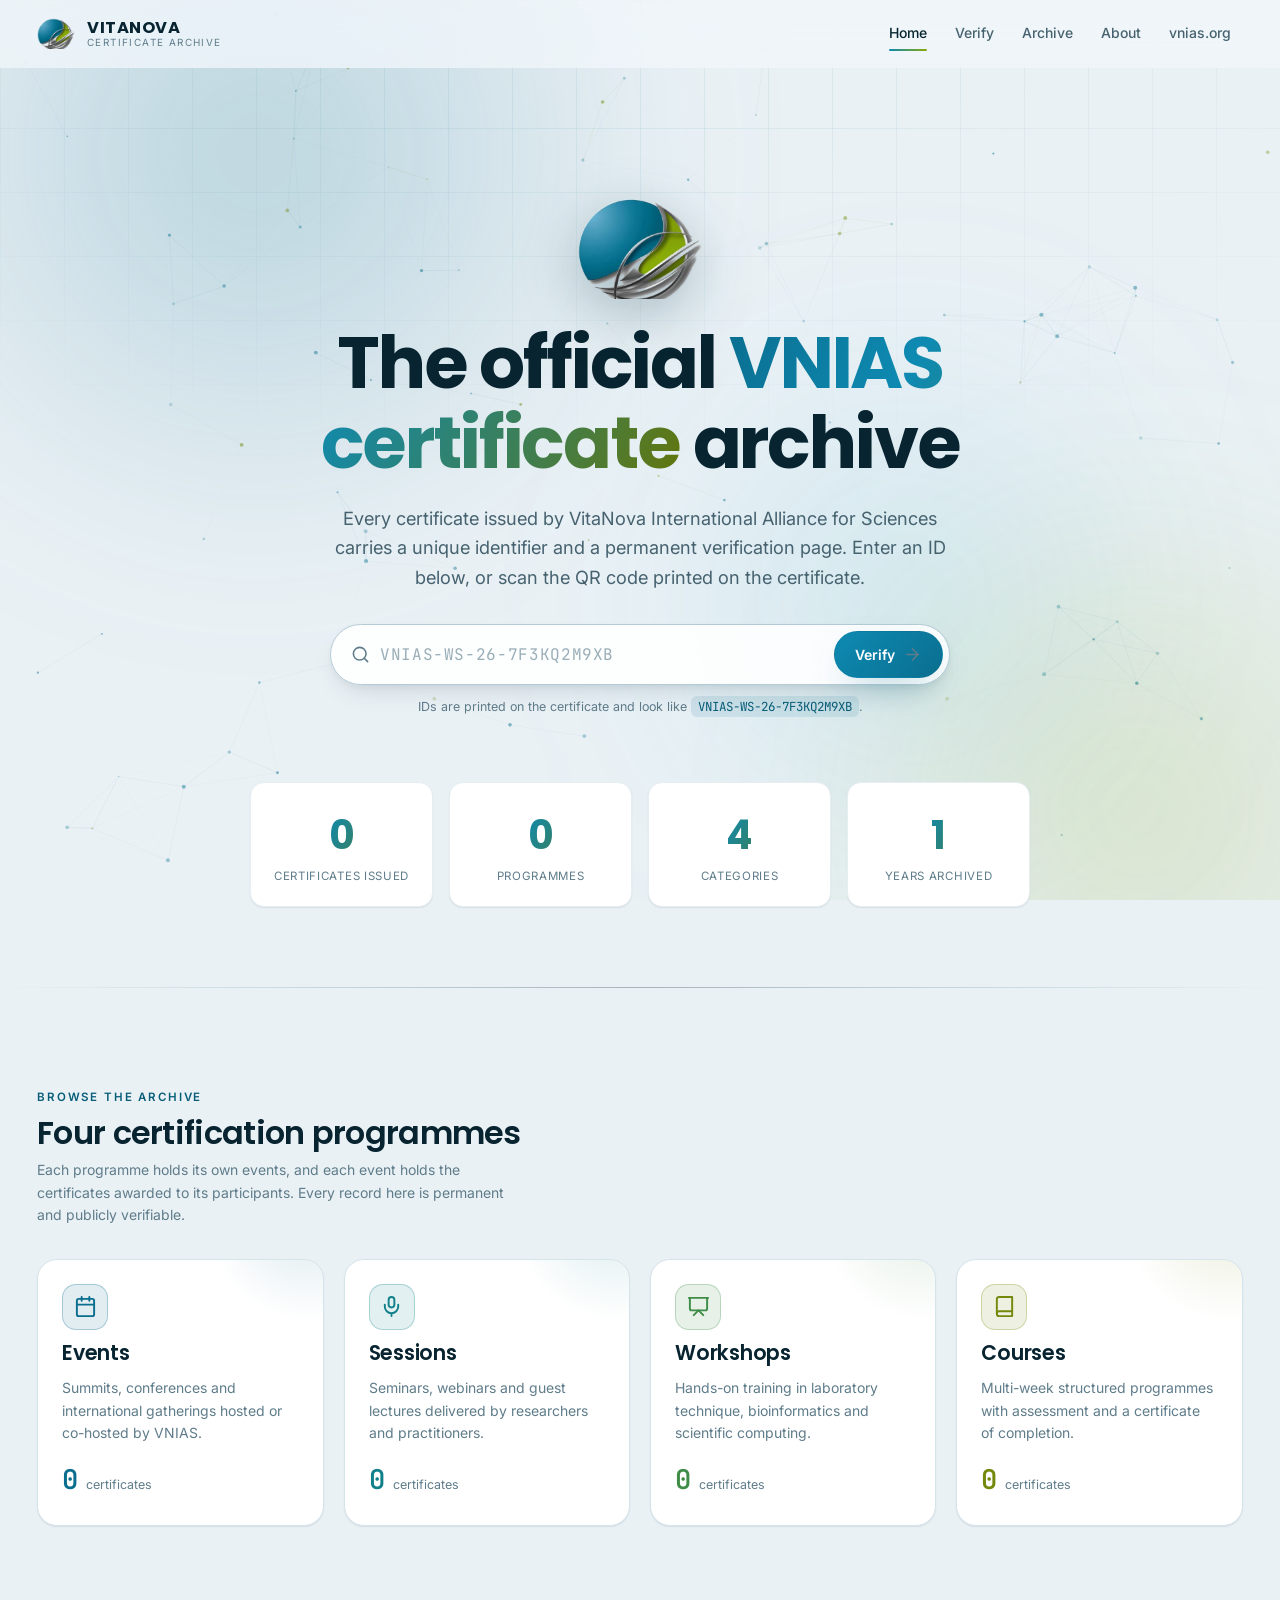
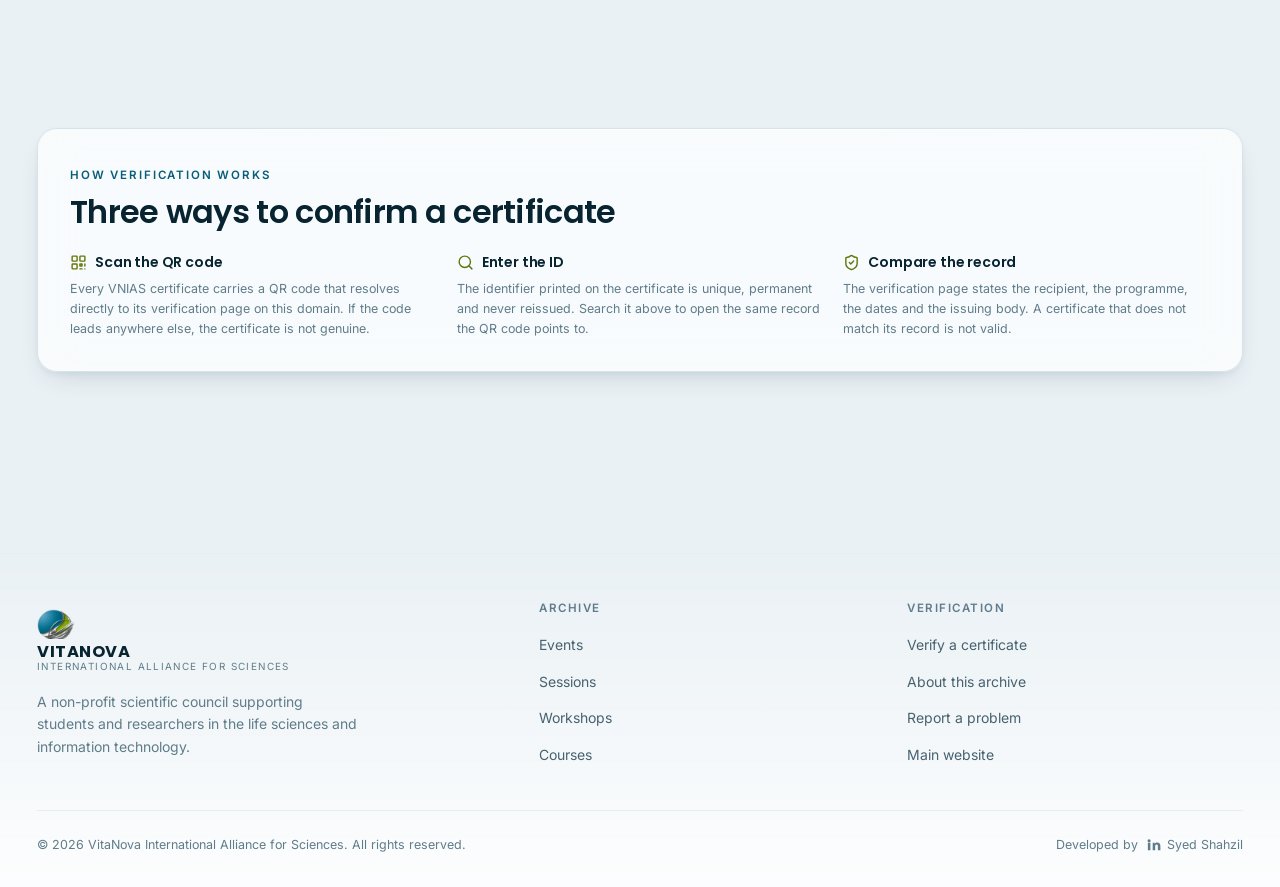
<file: index.html>
<!DOCTYPE html>
<html lang="en" data-base="./">
<head>
<meta charset="utf-8">
<meta name="viewport" content="width=device-width, initial-scale=1">
<script>document.documentElement.classList.add("js")</script>
<title>Certificate Archive &amp; Verification — VNIAS</title>
<meta name="description" content="Verify a certificate issued by VitaNova International Alliance for Sciences. Browse the official archive of events, sessions, workshops and courses.">
<link rel="canonical" href="https://vnias.org/">
<meta name="theme-color" content="#eaf1f5">

<meta property="og:type" content="website">
<meta property="og:site_name" content="VNIAS Certificate Archive">
<meta property="og:title" content="Certificate Archive &amp; Verification — VNIAS">
<meta property="og:description" content="Verify a certificate issued by VitaNova International Alliance for Sciences.">
<meta property="og:image" content="https://vnias.org/assets/brand/og-default.png">
<meta name="twitter:card" content="summary_large_image">

<link rel="icon" href="assets/brand/favicon.ico" sizes="any">
<link rel="icon" type="image/png" href="assets/brand/favicon-32.png">
<link rel="apple-touch-icon" href="assets/brand/favicon-180.png">

<link rel="preconnect" href="https://fonts.googleapis.com">
<link rel="preconnect" href="https://fonts.gstatic.com" crossorigin>
<link rel="stylesheet" href="https://fonts.googleapis.com/css2?family=Inter:wght@400;500;600;700&amp;family=JetBrains+Mono:wght@500;600&amp;family=Poppins:wght@600;700&amp;display=swap">
<link rel="stylesheet" href="assets/css/tokens.css">
<link rel="stylesheet" href="assets/css/base.css">
<link rel="stylesheet" href="assets/css/components.css">
<link rel="stylesheet" href="assets/css/pages.css">

<script type="application/ld+json">
{
  "@context": "https://schema.org",
  "@type": "Organization",
  "name": "VitaNova International Alliance for Sciences",
  "alternateName": "VNIAS",
  "url": "https://vnias.org/",
  "logo": "https://vnias.org/assets/brand/vnias-mark.png",
  "email": "vitanova.science@gmail.com",
  "description": "A non-profit scientific council supporting students and researchers in the life sciences and IT."
}
</script>
</head>
<body>

<a class="skip-link" href="#main">Skip to content</a>

<div class="atmosphere" aria-hidden="true">
  <div class="mesh"></div><div class="bloom"></div><canvas id="field"></canvas>
</div>

<svg width="0" height="0" style="position:absolute" aria-hidden="true" focusable="false">
  <defs>
    <g id="i-search" fill="none" stroke="currentColor" stroke-width="2" stroke-linecap="round" stroke-linejoin="round"><circle cx="11" cy="11" r="8"/><path d="m21 21-4.3-4.3"/></g>
    <g id="i-arrow" fill="none" stroke="currentColor" stroke-width="2" stroke-linecap="round" stroke-linejoin="round"><path d="M5 12h14"/><path d="m12 5 7 7-7 7"/></g>
    <g id="i-shield" fill="none" stroke="currentColor" stroke-width="2" stroke-linecap="round" stroke-linejoin="round"><path d="M20 13c0 5-3.5 7.5-7.66 8.95a1 1 0 0 1-.67-.01C7.5 20.5 4 18 4 13V6a1 1 0 0 1 1-1c2 0 4.5-1.2 6.24-2.72a1.17 1.17 0 0 1 1.52 0C14.51 3.81 17 5 19 5a1 1 0 0 1 1 1z"/><path d="m9 12 2 2 4-4"/></g>
    <g id="i-calendar" fill="none" stroke="currentColor" stroke-width="2" stroke-linecap="round" stroke-linejoin="round"><rect x="3" y="4" width="18" height="18" rx="2"/><path d="M16 2v4M8 2v4M3 10h18"/></g>
    <g id="i-pin" fill="none" stroke="currentColor" stroke-width="2" stroke-linecap="round" stroke-linejoin="round"><path d="M20 10c0 6-8 12-8 12s-8-6-8-12a8 8 0 0 1 16 0Z"/><circle cx="12" cy="10" r="3"/></g>
    <g id="i-users" fill="none" stroke="currentColor" stroke-width="2" stroke-linecap="round" stroke-linejoin="round"><path d="M16 21v-2a4 4 0 0 0-4-4H6a4 4 0 0 0-4 4v2"/><circle cx="9" cy="7" r="4"/><path d="M22 21v-2a4 4 0 0 0-3-3.87M16 3.13a4 4 0 0 1 0 7.75"/></g>
    <g id="i-download" fill="none" stroke="currentColor" stroke-width="2" stroke-linecap="round" stroke-linejoin="round"><path d="M21 15v4a2 2 0 0 1-2 2H5a2 2 0 0 1-2-2v-4"/><path d="m7 10 5 5 5-5M12 15V3"/></g>
    <g id="i-share" fill="none" stroke="currentColor" stroke-width="2" stroke-linecap="round" stroke-linejoin="round"><path d="M4 12v8a2 2 0 0 0 2 2h12a2 2 0 0 0 2-2v-8"/><path d="m16 6-4-4-4 4M12 2v13"/></g>
    <g id="i-copy" fill="none" stroke="currentColor" stroke-width="2" stroke-linecap="round" stroke-linejoin="round"><rect x="8" y="8" width="14" height="14" rx="2"/><path d="M4 16c-1.1 0-2-.9-2-2V4c0-1.1.9-2 2-2h10c1.1 0 2 .9 2 2"/></g>
    <g id="i-print" fill="none" stroke="currentColor" stroke-width="2" stroke-linecap="round" stroke-linejoin="round"><path d="M6 18H4a2 2 0 0 1-2-2v-5a2 2 0 0 1 2-2h16a2 2 0 0 1 2 2v5a2 2 0 0 1-2 2h-2"/><rect x="6" y="14" width="12" height="8" rx="1"/><path d="M6 9V3h12v6"/></g>
    <g id="i-menu" fill="none" stroke="currentColor" stroke-width="2" stroke-linecap="round"><path d="M4 6h16M4 12h16M4 18h16"/></g>
    <g id="i-close" fill="none" stroke="currentColor" stroke-width="2" stroke-linecap="round"><path d="M18 6 6 18M6 6l12 12"/></g>
    <g id="i-alert" fill="none" stroke="currentColor" stroke-width="2" stroke-linecap="round" stroke-linejoin="round"><path d="M10.29 3.86 1.82 18a2 2 0 0 0 1.71 3h16.94a2 2 0 0 0 1.71-3L13.71 3.86a2 2 0 0 0-3.42 0Z"/><path d="M12 9v4M12 17h.01"/></g>
    <g id="i-award" fill="none" stroke="currentColor" stroke-width="2" stroke-linecap="round" stroke-linejoin="round"><circle cx="12" cy="8" r="6"/><path d="M15.477 12.89 17 22l-5-3-5 3 1.523-9.11"/></g>
    <g id="i-mic" fill="none" stroke="currentColor" stroke-width="2" stroke-linecap="round" stroke-linejoin="round"><rect x="9" y="2" width="6" height="11" rx="3"/><path d="M19 10v2a7 7 0 0 1-14 0v-2M12 19v3"/></g>
    <g id="i-board" fill="none" stroke="currentColor" stroke-width="2" stroke-linecap="round" stroke-linejoin="round"><path d="M2 3h20"/><path d="M21 3v11a2 2 0 0 1-2 2H5a2 2 0 0 1-2-2V3"/><path d="m7 21 5-5 5 5"/></g>
    <g id="i-book" fill="none" stroke="currentColor" stroke-width="2" stroke-linecap="round" stroke-linejoin="round"><path d="M4 19.5A2.5 2.5 0 0 1 6.5 17H20"/><path d="M6.5 2H20v20H6.5A2.5 2.5 0 0 1 4 19.5v-15A2.5 2.5 0 0 1 6.5 2Z"/></g>
    <g id="i-globe" fill="none" stroke="currentColor" stroke-width="2" stroke-linecap="round" stroke-linejoin="round"><circle cx="12" cy="12" r="10"/><path d="M2 12h20"/><path d="M12 2a15.3 15.3 0 0 1 4 10 15.3 15.3 0 0 1-4 10 15.3 15.3 0 0 1-4-10 15.3 15.3 0 0 1 4-10Z"/></g>
    <g id="i-lock" fill="none" stroke="currentColor" stroke-width="2" stroke-linecap="round" stroke-linejoin="round"><rect x="3" y="11" width="18" height="11" rx="2"/><path d="M7 11V7a5 5 0 0 1 10 0v4"/></g>
    <g id="i-qr" fill="none" stroke="currentColor" stroke-width="2" stroke-linecap="round" stroke-linejoin="round"><rect x="3" y="3" width="7" height="7" rx="1"/><rect x="14" y="3" width="7" height="7" rx="1"/><rect x="3" y="14" width="7" height="7" rx="1"/><path d="M14 14h3v3h-3zM21 21v.01M21 14v3M14 21h3"/></g>
    <g id="i-external" fill="none" stroke="currentColor" stroke-width="2" stroke-linecap="round" stroke-linejoin="round"><path d="M15 3h6v6M10 14 21 3"/><path d="M18 13v6a2 2 0 0 1-2 2H5a2 2 0 0 1-2-2V8a2 2 0 0 1 2-2h6"/></g>
    <g id="i-linkedin"><path fill="currentColor" d="M4.98 3.5a2.5 2.5 0 1 1 0 5 2.5 2.5 0 0 1 0-5ZM3 9h4v12H3V9Zm7 0h3.8v1.71h.05c.53-.95 1.83-1.96 3.76-1.96C21.6 8.75 23 11 23 14.32V21h-4v-5.9c0-1.4-.03-3.21-2-3.21-2 0-2.31 1.53-2.31 3.11V21h-4V9Z"/></g>
  </defs>
</svg>
<header class="site-header">
  <div class="shell">
    <a class="brand" href="./">
      <img src="assets/brand/vnias-mark.png" alt="" width="38" height="38">
      <span class="brand-text">
        <span class="brand-name">VITANOVA</span>
        <span class="brand-sub">Certificate Archive</span>
      </span>
    </a>
    <button class="nav-toggle" type="button" aria-expanded="false" aria-controls="nav" aria-label="Menu">
      <svg viewBox="0 0 24 24" width="22" height="22"><use href="#i-menu"/></svg>
    </button>
    <nav class="site-nav" id="nav" aria-label="Main">
      <a href="./" aria-current="page">Home</a>
      <a href="verify/">Verify</a>
      <a href="verify/workshops/">Archive</a>
      <a href="about/">About</a>
      <a href="https://vnias.org" rel="noopener">vnias.org</a>
    </nav>
  </div>
</header>

<main id="main">

  <!-- ── Hero ─────────────────────────────────────────────────────────── -->
  <section class="hero shell">
    <img class="hero-mark" src="assets/brand/vnias-mark.png" alt="VNIAS emblem" width="128" height="103">
    <h1>The official <span class="grad">VNIAS certificate</span> archive</h1>
    <p class="lede">
      Every certificate issued by VitaNova International Alliance for Sciences carries a unique
      identifier and a permanent verification page. Enter an ID below, or scan the QR code printed on
      the certificate.
    </p>

    <div class="desk">
      <form class="search" data-search=".search-status" role="search">
        <svg viewBox="0 0 24 24" aria-hidden="true"><use href="#i-search"/></svg>
        <label class="visually-hidden" for="cert-id">Certificate ID</label>
        <input id="cert-id" name="id" type="text" inputmode="latin" autocomplete="off"
               spellcheck="false" placeholder="VNIAS-WS-26-7F3KQ2M9XB">
        <button class="btn btn--primary" type="submit">
          Verify <svg viewBox="0 0 24 24" aria-hidden="true"><use href="#i-arrow"/></svg>
        </button>
      </form>
      <p class="search-hint">
        IDs are printed on the certificate and look like <code>VNIAS-WS-26-7F3KQ2M9XB</code>.
      </p>
      <div class="search-status" hidden></div>
      <div class="cluster" data-recent hidden style="margin-top:var(--sp-4);justify-content:center"></div>
    </div>

    <div class="hero-stats">
      <div class="stat" data-reveal><b data-count="0" data-stat="certificates">—</b><span>Certificates issued</span></div>
      <div class="stat" data-reveal><b data-count="0" data-stat="projects">—</b><span>Programmes</span></div>
      <div class="stat" data-reveal><b data-count="0" data-stat="categories">4</b><span>Categories</span></div>
      <div class="stat" data-reveal><b data-count="0" data-stat="years">1</b><span>Years archived</span></div>
    </div>
  </section>

  <hr class="hairline shell">

  <!-- ── Categories ───────────────────────────────────────────────────── -->
  <section class="section shell">
    <div class="sec-head">
      <div>
        <span class="overline">Browse the archive</span>
        <h2>Four certification programmes</h2>
        <p>Each programme holds its own events, and each event holds the certificates awarded to its
           participants. Every record here is permanent and publicly verifiable.</p>
      </div>
    </div>

    <div class="cat-grid" id="categories">
      <a class="cat-card" href="verify/events/" style="--cat:var(--cat-event)" data-reveal data-cat="event">
        <span class="cat-icon"><svg viewBox="0 0 24 24" aria-hidden="true"><use href="#i-calendar"/></svg></span>
        <h3>Events</h3>
        <p>Summits, conferences and international gatherings hosted or co-hosted by VNIAS.</p>
        <span class="cat-count"><b data-count="0">—</b><span>certificates</span></span>
      </a>

      <a class="cat-card" href="verify/sessions/" style="--cat:var(--cat-session)" data-reveal data-cat="session">
        <span class="cat-icon"><svg viewBox="0 0 24 24" aria-hidden="true"><use href="#i-mic"/></svg></span>
        <h3>Sessions</h3>
        <p>Seminars, webinars and guest lectures delivered by researchers and practitioners.</p>
        <span class="cat-count"><b data-count="0">—</b><span>certificates</span></span>
      </a>

      <a class="cat-card" href="verify/workshops/" style="--cat:var(--cat-workshop)" data-reveal data-cat="workshop">
        <span class="cat-icon"><svg viewBox="0 0 24 24" aria-hidden="true"><use href="#i-board"/></svg></span>
        <h3>Workshops</h3>
        <p>Hands-on training in laboratory technique, bioinformatics and scientific computing.</p>
        <span class="cat-count"><b data-count="0">—</b><span>certificates</span></span>
      </a>

      <a class="cat-card" href="verify/courses/" style="--cat:var(--cat-course)" data-reveal data-cat="course">
        <span class="cat-icon"><svg viewBox="0 0 24 24" aria-hidden="true"><use href="#i-book"/></svg></span>
        <h3>Courses</h3>
        <p>Multi-week structured programmes with assessment and a certificate of completion.</p>
        <span class="cat-count"><b data-count="0">—</b><span>certificates</span></span>
      </a>
    </div>
  </section>

  <!-- ── How verification works ───────────────────────────────────────── -->
  <section class="section shell">
    <div class="panel" data-reveal>
      <div class="panel-body">
        <span class="overline">How verification works</span>
        <h2 style="margin:var(--sp-2) 0 var(--sp-6)">Three ways to confirm a certificate</h2>
        <div class="assurance">
          <div class="assurance-item">
            <h3><svg viewBox="0 0 24 24" aria-hidden="true"><use href="#i-qr"/></svg> Scan the QR code</h3>
            <p>Every VNIAS certificate carries a QR code that resolves directly to its verification
               page on this domain. If the code leads anywhere else, the certificate is not genuine.</p>
          </div>
          <div class="assurance-item">
            <h3><svg viewBox="0 0 24 24" aria-hidden="true"><use href="#i-search"/></svg> Enter the ID</h3>
            <p>The identifier printed on the certificate is unique, permanent and never reissued.
               Search it above to open the same record the QR code points to.</p>
          </div>
          <div class="assurance-item">
            <h3><svg viewBox="0 0 24 24" aria-hidden="true"><use href="#i-shield"/></svg> Compare the record</h3>
            <p>The verification page states the recipient, the programme, the dates and the issuing
               body. A certificate that does not match its record is not valid.</p>
          </div>
        </div>
      </div>
    </div>
  </section>

</main>

<footer class="site-footer">
  <div class="shell">
    <div class="footer-grid">
      <div class="footer-col">
        <a class="brand" href="./" style="margin-bottom:var(--sp-4)">
          <img src="assets/brand/vnias-mark.png" alt="" width="38" height="38">
          <span class="brand-text">
            <span class="brand-name">VITANOVA</span>
            <span class="brand-sub">International Alliance for Sciences</span>
          </span>
        </a>
        <p style="font-size:var(--fs-sm);color:var(--text-3);max-width:42ch">
          A non-profit scientific council supporting students and researchers in the life sciences
          and information technology.
        </p>
      </div>

      <div class="footer-col">
        <h4>Archive</h4>
        <ul>
          <li><a href="verify/events/">Events</a></li>
          <li><a href="verify/sessions/">Sessions</a></li>
          <li><a href="verify/workshops/">Workshops</a></li>
          <li><a href="verify/courses/">Courses</a></li>
        </ul>
      </div>

      <div class="footer-col">
        <h4>Verification</h4>
        <ul>
          <li><a href="verify/">Verify a certificate</a></li>
          <li><a href="about/">About this archive</a></li>
          <li><a href="mailto:vitanova.science@gmail.com">Report a problem</a></li>
          <li><a href="https://vnias.org" rel="noopener">Main website</a></li>
        </ul>
      </div>
    </div>

    <div class="footer-bottom">
      <span>&copy; <span id="year">2026</span> VitaNova International Alliance for Sciences. All rights reserved.</span>
      <span class="developed-by">
        Developed by
        <a href="https://www.linkedin.com/in/syedshahzil/" rel="noopener" target="_blank">
          <svg viewBox="0 0 24 24" aria-hidden="true"><use href="#i-linkedin"/></svg>
          Syed Shahzil
        </a>
      </span>
    </div>
  </div>
</footer>

<script type="module" src="assets/js/app.js"></script>
<script type="module" src="assets/js/field.js"></script>
<script type="module" src="assets/js/search.js"></script>
<script type="module" src="assets/js/home.js"></script>
<script>document.getElementById("year").textContent = new Date().getFullYear();</script>
</body>
</html>
</file>
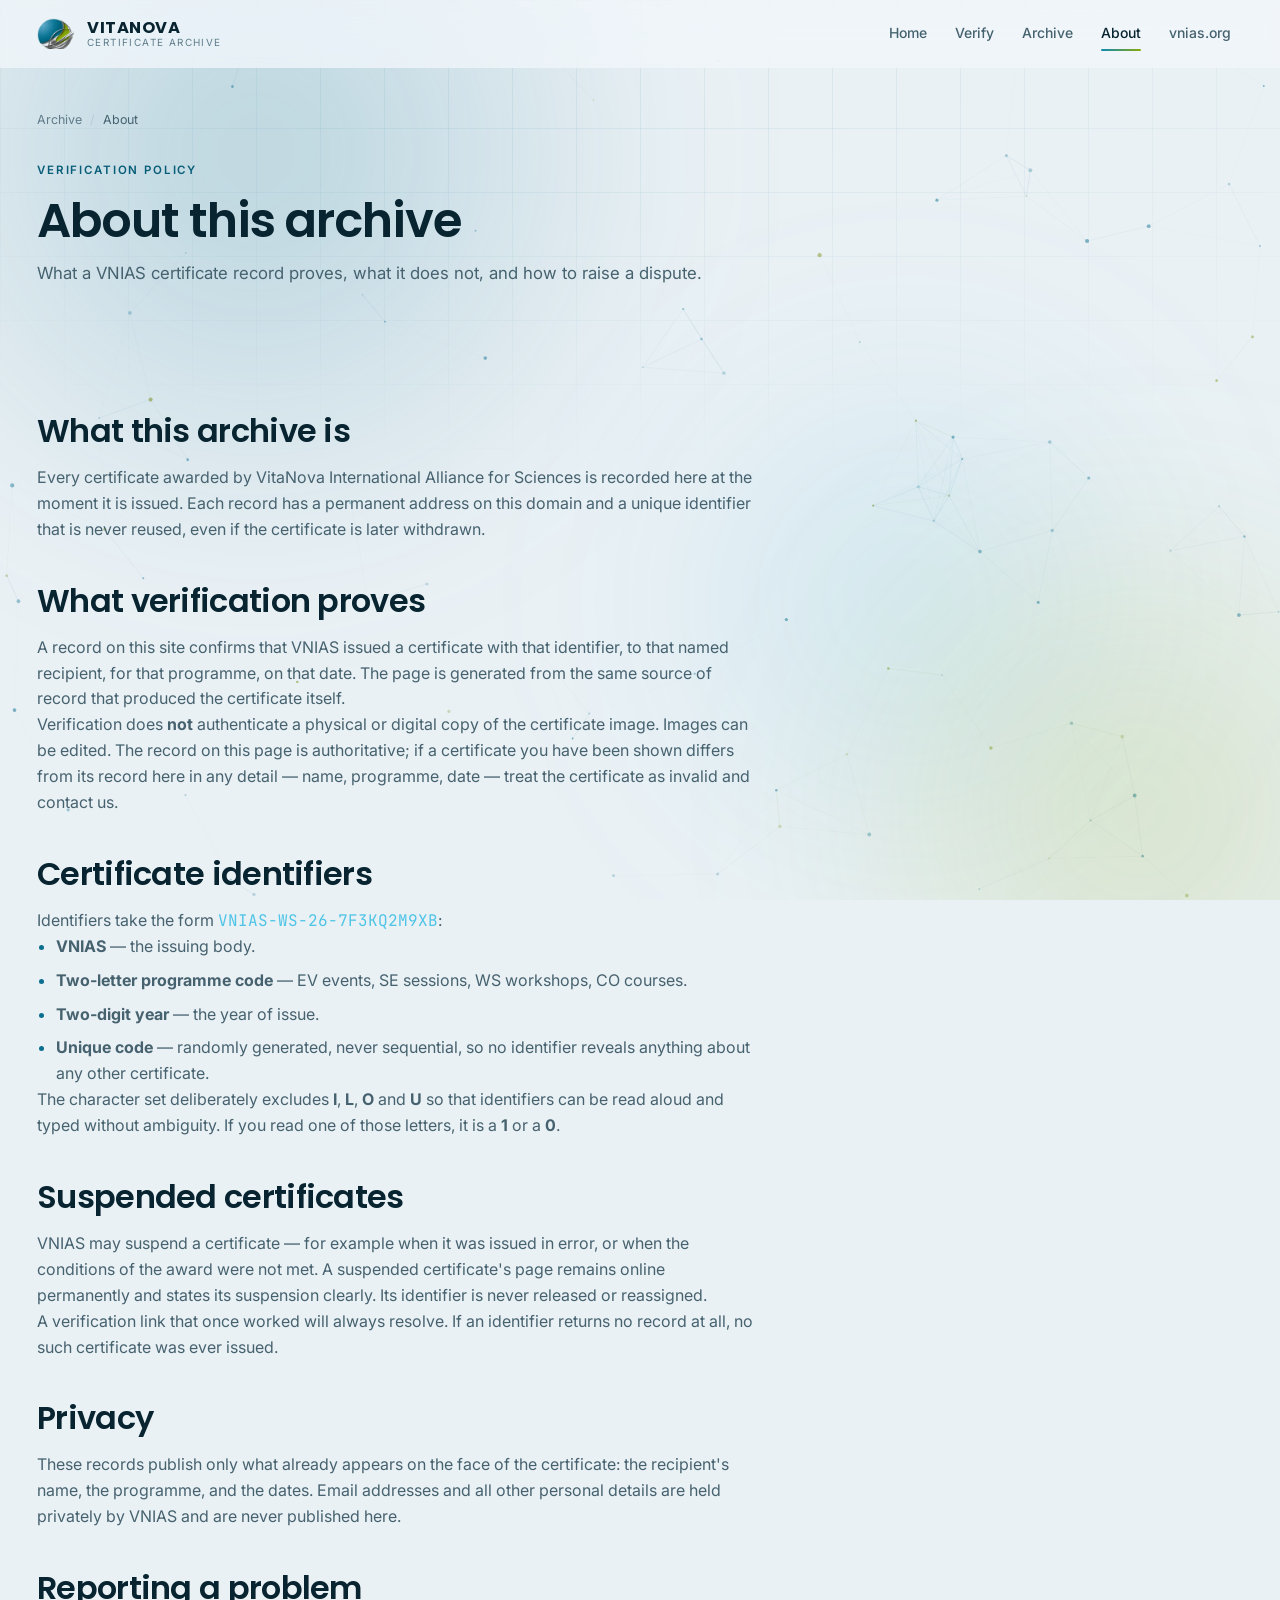
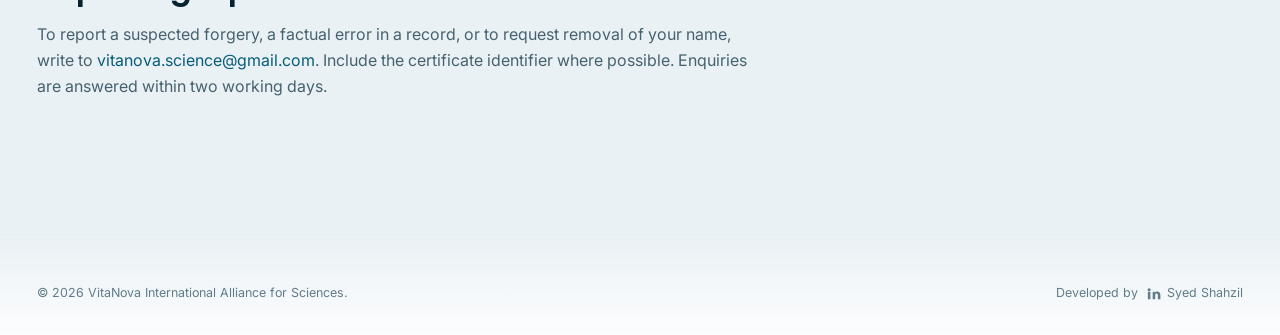
<file: about/index.html>
<!DOCTYPE html>
<html lang="en" data-base="../">
<head>
<meta charset="utf-8">
<meta name="viewport" content="width=device-width, initial-scale=1">
<script>document.documentElement.classList.add("js")</script>
<title>About this archive — VNIAS</title>
<meta name="description" content="How VNIAS certificate verification works, what it proves, and how to report a suspected forgery.">
<link rel="canonical" href="https://vnias.org/about/">
<meta name="theme-color" content="#eaf1f5">
<meta property="og:type" content="article">
<meta property="og:title" content="About the VNIAS certificate archive">
<meta property="og:image" content="https://vnias.org/assets/brand/og-default.png">
<meta name="twitter:card" content="summary_large_image">

<link rel="icon" href="../assets/brand/favicon.ico" sizes="any">
<link rel="icon" type="image/png" href="../assets/brand/favicon-32.png">
<link rel="preconnect" href="https://fonts.googleapis.com">
<link rel="preconnect" href="https://fonts.gstatic.com" crossorigin>
<link rel="stylesheet" href="https://fonts.googleapis.com/css2?family=Inter:wght@400;500;600;700&amp;family=JetBrains+Mono:wght@500;600&amp;family=Poppins:wght@600;700&amp;display=swap">
<link rel="stylesheet" href="../assets/css/tokens.css">
<link rel="stylesheet" href="../assets/css/base.css">
<link rel="stylesheet" href="../assets/css/components.css">
<link rel="stylesheet" href="../assets/css/pages.css">
</head>
<body>

<a class="skip-link" href="#main">Skip to content</a>
<div class="atmosphere" aria-hidden="true"><div class="mesh"></div><div class="bloom"></div><canvas id="field"></canvas></div>

<svg width="0" height="0" style="position:absolute" aria-hidden="true" focusable="false">
  <defs>
    <g id="i-search" fill="none" stroke="currentColor" stroke-width="2" stroke-linecap="round" stroke-linejoin="round"><circle cx="11" cy="11" r="8"/><path d="m21 21-4.3-4.3"/></g>
    <g id="i-arrow" fill="none" stroke="currentColor" stroke-width="2" stroke-linecap="round" stroke-linejoin="round"><path d="M5 12h14"/><path d="m12 5 7 7-7 7"/></g>
    <g id="i-shield" fill="none" stroke="currentColor" stroke-width="2" stroke-linecap="round" stroke-linejoin="round"><path d="M20 13c0 5-3.5 7.5-7.66 8.95a1 1 0 0 1-.67-.01C7.5 20.5 4 18 4 13V6a1 1 0 0 1 1-1c2 0 4.5-1.2 6.24-2.72a1.17 1.17 0 0 1 1.52 0C14.51 3.81 17 5 19 5a1 1 0 0 1 1 1z"/><path d="m9 12 2 2 4-4"/></g>
    <g id="i-calendar" fill="none" stroke="currentColor" stroke-width="2" stroke-linecap="round" stroke-linejoin="round"><rect x="3" y="4" width="18" height="18" rx="2"/><path d="M16 2v4M8 2v4M3 10h18"/></g>
    <g id="i-pin" fill="none" stroke="currentColor" stroke-width="2" stroke-linecap="round" stroke-linejoin="round"><path d="M20 10c0 6-8 12-8 12s-8-6-8-12a8 8 0 0 1 16 0Z"/><circle cx="12" cy="10" r="3"/></g>
    <g id="i-users" fill="none" stroke="currentColor" stroke-width="2" stroke-linecap="round" stroke-linejoin="round"><path d="M16 21v-2a4 4 0 0 0-4-4H6a4 4 0 0 0-4 4v2"/><circle cx="9" cy="7" r="4"/><path d="M22 21v-2a4 4 0 0 0-3-3.87M16 3.13a4 4 0 0 1 0 7.75"/></g>
    <g id="i-download" fill="none" stroke="currentColor" stroke-width="2" stroke-linecap="round" stroke-linejoin="round"><path d="M21 15v4a2 2 0 0 1-2 2H5a2 2 0 0 1-2-2v-4"/><path d="m7 10 5 5 5-5M12 15V3"/></g>
    <g id="i-share" fill="none" stroke="currentColor" stroke-width="2" stroke-linecap="round" stroke-linejoin="round"><path d="M4 12v8a2 2 0 0 0 2 2h12a2 2 0 0 0 2-2v-8"/><path d="m16 6-4-4-4 4M12 2v13"/></g>
    <g id="i-copy" fill="none" stroke="currentColor" stroke-width="2" stroke-linecap="round" stroke-linejoin="round"><rect x="8" y="8" width="14" height="14" rx="2"/><path d="M4 16c-1.1 0-2-.9-2-2V4c0-1.1.9-2 2-2h10c1.1 0 2 .9 2 2"/></g>
    <g id="i-print" fill="none" stroke="currentColor" stroke-width="2" stroke-linecap="round" stroke-linejoin="round"><path d="M6 18H4a2 2 0 0 1-2-2v-5a2 2 0 0 1 2-2h16a2 2 0 0 1 2 2v5a2 2 0 0 1-2 2h-2"/><rect x="6" y="14" width="12" height="8" rx="1"/><path d="M6 9V3h12v6"/></g>
    <g id="i-menu" fill="none" stroke="currentColor" stroke-width="2" stroke-linecap="round"><path d="M4 6h16M4 12h16M4 18h16"/></g>
    <g id="i-close" fill="none" stroke="currentColor" stroke-width="2" stroke-linecap="round"><path d="M18 6 6 18M6 6l12 12"/></g>
    <g id="i-alert" fill="none" stroke="currentColor" stroke-width="2" stroke-linecap="round" stroke-linejoin="round"><path d="M10.29 3.86 1.82 18a2 2 0 0 0 1.71 3h16.94a2 2 0 0 0 1.71-3L13.71 3.86a2 2 0 0 0-3.42 0Z"/><path d="M12 9v4M12 17h.01"/></g>
    <g id="i-award" fill="none" stroke="currentColor" stroke-width="2" stroke-linecap="round" stroke-linejoin="round"><circle cx="12" cy="8" r="6"/><path d="M15.477 12.89 17 22l-5-3-5 3 1.523-9.11"/></g>
    <g id="i-mic" fill="none" stroke="currentColor" stroke-width="2" stroke-linecap="round" stroke-linejoin="round"><rect x="9" y="2" width="6" height="11" rx="3"/><path d="M19 10v2a7 7 0 0 1-14 0v-2M12 19v3"/></g>
    <g id="i-board" fill="none" stroke="currentColor" stroke-width="2" stroke-linecap="round" stroke-linejoin="round"><path d="M2 3h20"/><path d="M21 3v11a2 2 0 0 1-2 2H5a2 2 0 0 1-2-2V3"/><path d="m7 21 5-5 5 5"/></g>
    <g id="i-book" fill="none" stroke="currentColor" stroke-width="2" stroke-linecap="round" stroke-linejoin="round"><path d="M4 19.5A2.5 2.5 0 0 1 6.5 17H20"/><path d="M6.5 2H20v20H6.5A2.5 2.5 0 0 1 4 19.5v-15A2.5 2.5 0 0 1 6.5 2Z"/></g>
    <g id="i-globe" fill="none" stroke="currentColor" stroke-width="2" stroke-linecap="round" stroke-linejoin="round"><circle cx="12" cy="12" r="10"/><path d="M2 12h20"/><path d="M12 2a15.3 15.3 0 0 1 4 10 15.3 15.3 0 0 1-4 10 15.3 15.3 0 0 1-4-10 15.3 15.3 0 0 1 4-10Z"/></g>
    <g id="i-lock" fill="none" stroke="currentColor" stroke-width="2" stroke-linecap="round" stroke-linejoin="round"><rect x="3" y="11" width="18" height="11" rx="2"/><path d="M7 11V7a5 5 0 0 1 10 0v4"/></g>
    <g id="i-qr" fill="none" stroke="currentColor" stroke-width="2" stroke-linecap="round" stroke-linejoin="round"><rect x="3" y="3" width="7" height="7" rx="1"/><rect x="14" y="3" width="7" height="7" rx="1"/><rect x="3" y="14" width="7" height="7" rx="1"/><path d="M14 14h3v3h-3zM21 21v.01M21 14v3M14 21h3"/></g>
    <g id="i-external" fill="none" stroke="currentColor" stroke-width="2" stroke-linecap="round" stroke-linejoin="round"><path d="M15 3h6v6M10 14 21 3"/><path d="M18 13v6a2 2 0 0 1-2 2H5a2 2 0 0 1-2-2V8a2 2 0 0 1 2-2h6"/></g>
    <g id="i-linkedin"><path fill="currentColor" d="M4.98 3.5a2.5 2.5 0 1 1 0 5 2.5 2.5 0 0 1 0-5ZM3 9h4v12H3V9Zm7 0h3.8v1.71h.05c.53-.95 1.83-1.96 3.76-1.96C21.6 8.75 23 11 23 14.32V21h-4v-5.9c0-1.4-.03-3.21-2-3.21-2 0-2.31 1.53-2.31 3.11V21h-4V9Z"/></g>
  </defs>
</svg>
<header class="site-header">
  <div class="shell">
    <a class="brand" href="../">
      <img src="../assets/brand/vnias-mark.png" alt="" width="38" height="38">
      <span class="brand-text"><span class="brand-name">VITANOVA</span><span class="brand-sub">Certificate Archive</span></span>
    </a>
    <button class="nav-toggle" type="button" aria-expanded="false" aria-controls="nav" aria-label="Menu">
      <svg viewBox="0 0 24 24" width="22" height="22"><use href="#i-menu"/></svg>
    </button>
    <nav class="site-nav" id="nav" aria-label="Main">
      <a href="../">Home</a>
      <a href="../verify/">Verify</a>
      <a href="../verify/workshops/">Archive</a>
      <a href="./" aria-current="page">About</a>
      <a href="https://vnias.org" rel="noopener">vnias.org</a>
    </nav>
  </div>
</header>

<main id="main">
  <div class="shell">
    <div class="page-head">
      <ol class="crumbs">
        <li><a href="../">Archive</a></li>
        <li aria-current="page" style="font-family:var(--font-body);font-size:var(--fs-xs)">About</li>
      </ol>
      <span class="overline">Verification policy</span>
      <h1 style="margin-top:var(--sp-3)">About this archive</h1>
      <p class="lede">
        What a VNIAS certificate record proves, what it does not, and how to raise a dispute.
      </p>
    </div>

    <div class="prose-page section--tight">
      <h2>What this archive is</h2>
      <p>
        Every certificate awarded by VitaNova International Alliance for Sciences is recorded here at
        the moment it is issued. Each record has a permanent address on this domain and a unique
        identifier that is never reused, even if the certificate is later withdrawn.
      </p>

      <h2>What verification proves</h2>
      <p>
        A record on this site confirms that VNIAS issued a certificate with that identifier, to that
        named recipient, for that programme, on that date. The page is generated from the same source
        of record that produced the certificate itself.
      </p>
      <p>
        Verification does <strong>not</strong> authenticate a physical or digital copy of the
        certificate image. Images can be edited. The record on this page is authoritative; if a
        certificate you have been shown differs from its record here in any detail — name, programme,
        date — treat the certificate as invalid and contact us.
      </p>

      <h2>Certificate identifiers</h2>
      <p>Identifiers take the form <code style="font-family:var(--font-mono);color:var(--teal-300)">VNIAS-WS-26-7F3KQ2M9XB</code>:</p>
      <ul>
        <li><strong>VNIAS</strong> — the issuing body.</li>
        <li><strong>Two-letter programme code</strong> — EV events, SE sessions, WS workshops, CO courses.</li>
        <li><strong>Two-digit year</strong> — the year of issue.</li>
        <li><strong>Unique code</strong> — randomly generated, never sequential, so no identifier
            reveals anything about any other certificate.</li>
      </ul>
      <p>
        The character set deliberately excludes <strong>I</strong>, <strong>L</strong>,
        <strong>O</strong> and <strong>U</strong> so that identifiers can be read aloud and typed
        without ambiguity. If you read one of those letters, it is a <strong>1</strong> or a
        <strong>0</strong>.
      </p>

      <h2>Suspended certificates</h2>
      <p>
        VNIAS may suspend a certificate — for example when it was issued in error, or when the
        conditions of the award were not met. A suspended certificate's page remains online
        permanently and states its suspension clearly. Its identifier is never released or reassigned.
      </p>
      <p>
        A verification link that once worked will always resolve. If an identifier returns no record
        at all, no such certificate was ever issued.
      </p>

      <h2>Privacy</h2>
      <p>
        These records publish only what already appears on the face of the certificate: the
        recipient's name, the programme, and the dates. Email addresses and all other personal
        details are held privately by VNIAS and are never published here.
      </p>

      <h2>Reporting a problem</h2>
      <p>
        To report a suspected forgery, a factual error in a record, or to request removal of your
        name, write to
        <a href="mailto:vitanova.science@gmail.com">vitanova.science@gmail.com</a>. Include the
        certificate identifier where possible. Enquiries are answered within two working days.
      </p>
    </div>
  </div>
</main>

<footer class="site-footer">
  <div class="shell">
    <div class="footer-bottom" style="margin-top:0;border-top:0;padding-top:0">
      <span>&copy; <span id="year">2026</span> VitaNova International Alliance for Sciences.</span>
      <span class="developed-by">
        Developed by
        <a href="https://www.linkedin.com/in/syedshahzil/" rel="noopener" target="_blank">
          <svg viewBox="0 0 24 24" aria-hidden="true"><use href="#i-linkedin"/></svg>
          Syed Shahzil
        </a>
      </span>
    </div>
  </div>
</footer>

<script type="module" src="../assets/js/app.js"></script>
<script type="module" src="../assets/js/field.js"></script>
<script>document.getElementById("year").textContent = new Date().getFullYear();</script>
</body>
</html>
</file>
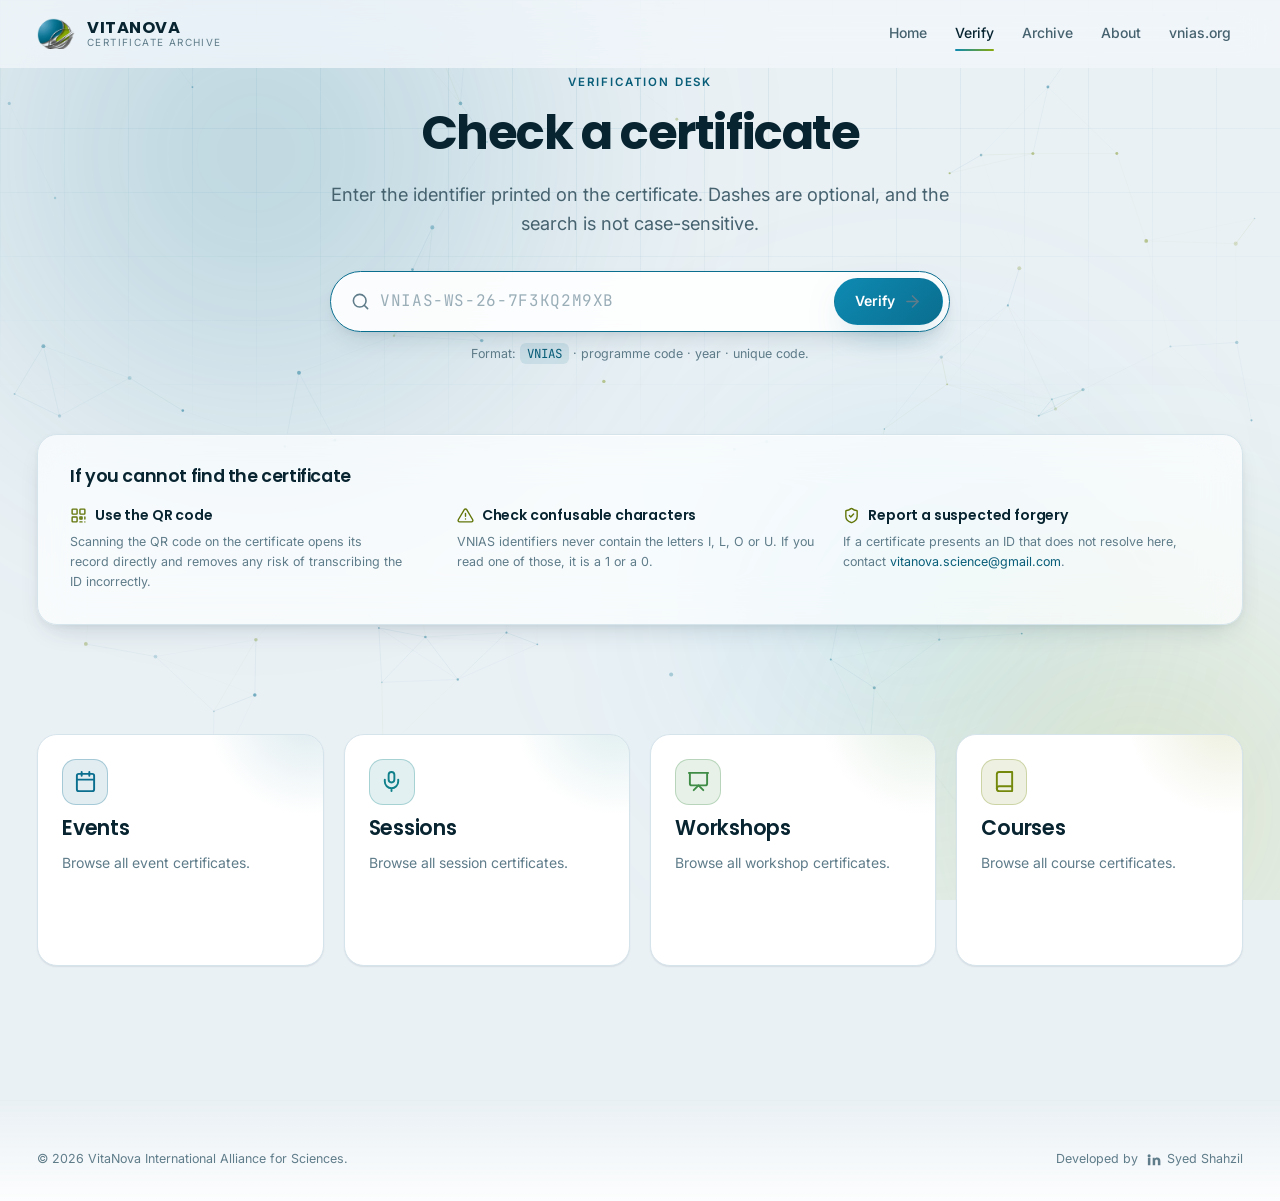
<file: verify/index.html>
<!DOCTYPE html>
<html lang="en" data-base="../">
<head>
<meta charset="utf-8">
<meta name="viewport" content="width=device-width, initial-scale=1">
<script>document.documentElement.classList.add("js")</script>
<title>Verify a certificate — VNIAS</title>
<meta name="description" content="Enter a VNIAS certificate ID to confirm that it was issued by VitaNova International Alliance for Sciences.">
<link rel="canonical" href="https://vnias.org/verify/">
<meta name="theme-color" content="#eaf1f5">

<meta property="og:type" content="website">
<meta property="og:title" content="Verify a certificate — VNIAS">
<meta property="og:description" content="Confirm that a certificate was issued by VitaNova International Alliance for Sciences.">
<meta property="og:image" content="https://vnias.org/assets/brand/og-default.png">
<meta name="twitter:card" content="summary_large_image">

<link rel="icon" href="../assets/brand/favicon.ico" sizes="any">
<link rel="icon" type="image/png" href="../assets/brand/favicon-32.png">
<link rel="apple-touch-icon" href="../assets/brand/favicon-180.png">

<link rel="preconnect" href="https://fonts.googleapis.com">
<link rel="preconnect" href="https://fonts.gstatic.com" crossorigin>
<link rel="stylesheet" href="https://fonts.googleapis.com/css2?family=Inter:wght@400;500;600;700&amp;family=JetBrains+Mono:wght@500;600&amp;family=Poppins:wght@600;700&amp;display=swap">
<link rel="stylesheet" href="../assets/css/tokens.css">
<link rel="stylesheet" href="../assets/css/base.css">
<link rel="stylesheet" href="../assets/css/components.css">
<link rel="stylesheet" href="../assets/css/pages.css">
</head>
<body>

<a class="skip-link" href="#main">Skip to content</a>

<div class="atmosphere" aria-hidden="true">
  <div class="mesh"></div><div class="bloom"></div><canvas id="field"></canvas>
</div>

<svg width="0" height="0" style="position:absolute" aria-hidden="true" focusable="false">
  <defs>
    <g id="i-search" fill="none" stroke="currentColor" stroke-width="2" stroke-linecap="round" stroke-linejoin="round"><circle cx="11" cy="11" r="8"/><path d="m21 21-4.3-4.3"/></g>
    <g id="i-arrow" fill="none" stroke="currentColor" stroke-width="2" stroke-linecap="round" stroke-linejoin="round"><path d="M5 12h14"/><path d="m12 5 7 7-7 7"/></g>
    <g id="i-shield" fill="none" stroke="currentColor" stroke-width="2" stroke-linecap="round" stroke-linejoin="round"><path d="M20 13c0 5-3.5 7.5-7.66 8.95a1 1 0 0 1-.67-.01C7.5 20.5 4 18 4 13V6a1 1 0 0 1 1-1c2 0 4.5-1.2 6.24-2.72a1.17 1.17 0 0 1 1.52 0C14.51 3.81 17 5 19 5a1 1 0 0 1 1 1z"/><path d="m9 12 2 2 4-4"/></g>
    <g id="i-calendar" fill="none" stroke="currentColor" stroke-width="2" stroke-linecap="round" stroke-linejoin="round"><rect x="3" y="4" width="18" height="18" rx="2"/><path d="M16 2v4M8 2v4M3 10h18"/></g>
    <g id="i-pin" fill="none" stroke="currentColor" stroke-width="2" stroke-linecap="round" stroke-linejoin="round"><path d="M20 10c0 6-8 12-8 12s-8-6-8-12a8 8 0 0 1 16 0Z"/><circle cx="12" cy="10" r="3"/></g>
    <g id="i-users" fill="none" stroke="currentColor" stroke-width="2" stroke-linecap="round" stroke-linejoin="round"><path d="M16 21v-2a4 4 0 0 0-4-4H6a4 4 0 0 0-4 4v2"/><circle cx="9" cy="7" r="4"/><path d="M22 21v-2a4 4 0 0 0-3-3.87M16 3.13a4 4 0 0 1 0 7.75"/></g>
    <g id="i-download" fill="none" stroke="currentColor" stroke-width="2" stroke-linecap="round" stroke-linejoin="round"><path d="M21 15v4a2 2 0 0 1-2 2H5a2 2 0 0 1-2-2v-4"/><path d="m7 10 5 5 5-5M12 15V3"/></g>
    <g id="i-share" fill="none" stroke="currentColor" stroke-width="2" stroke-linecap="round" stroke-linejoin="round"><path d="M4 12v8a2 2 0 0 0 2 2h12a2 2 0 0 0 2-2v-8"/><path d="m16 6-4-4-4 4M12 2v13"/></g>
    <g id="i-copy" fill="none" stroke="currentColor" stroke-width="2" stroke-linecap="round" stroke-linejoin="round"><rect x="8" y="8" width="14" height="14" rx="2"/><path d="M4 16c-1.1 0-2-.9-2-2V4c0-1.1.9-2 2-2h10c1.1 0 2 .9 2 2"/></g>
    <g id="i-print" fill="none" stroke="currentColor" stroke-width="2" stroke-linecap="round" stroke-linejoin="round"><path d="M6 18H4a2 2 0 0 1-2-2v-5a2 2 0 0 1 2-2h16a2 2 0 0 1 2 2v5a2 2 0 0 1-2 2h-2"/><rect x="6" y="14" width="12" height="8" rx="1"/><path d="M6 9V3h12v6"/></g>
    <g id="i-menu" fill="none" stroke="currentColor" stroke-width="2" stroke-linecap="round"><path d="M4 6h16M4 12h16M4 18h16"/></g>
    <g id="i-close" fill="none" stroke="currentColor" stroke-width="2" stroke-linecap="round"><path d="M18 6 6 18M6 6l12 12"/></g>
    <g id="i-alert" fill="none" stroke="currentColor" stroke-width="2" stroke-linecap="round" stroke-linejoin="round"><path d="M10.29 3.86 1.82 18a2 2 0 0 0 1.71 3h16.94a2 2 0 0 0 1.71-3L13.71 3.86a2 2 0 0 0-3.42 0Z"/><path d="M12 9v4M12 17h.01"/></g>
    <g id="i-award" fill="none" stroke="currentColor" stroke-width="2" stroke-linecap="round" stroke-linejoin="round"><circle cx="12" cy="8" r="6"/><path d="M15.477 12.89 17 22l-5-3-5 3 1.523-9.11"/></g>
    <g id="i-mic" fill="none" stroke="currentColor" stroke-width="2" stroke-linecap="round" stroke-linejoin="round"><rect x="9" y="2" width="6" height="11" rx="3"/><path d="M19 10v2a7 7 0 0 1-14 0v-2M12 19v3"/></g>
    <g id="i-board" fill="none" stroke="currentColor" stroke-width="2" stroke-linecap="round" stroke-linejoin="round"><path d="M2 3h20"/><path d="M21 3v11a2 2 0 0 1-2 2H5a2 2 0 0 1-2-2V3"/><path d="m7 21 5-5 5 5"/></g>
    <g id="i-book" fill="none" stroke="currentColor" stroke-width="2" stroke-linecap="round" stroke-linejoin="round"><path d="M4 19.5A2.5 2.5 0 0 1 6.5 17H20"/><path d="M6.5 2H20v20H6.5A2.5 2.5 0 0 1 4 19.5v-15A2.5 2.5 0 0 1 6.5 2Z"/></g>
    <g id="i-globe" fill="none" stroke="currentColor" stroke-width="2" stroke-linecap="round" stroke-linejoin="round"><circle cx="12" cy="12" r="10"/><path d="M2 12h20"/><path d="M12 2a15.3 15.3 0 0 1 4 10 15.3 15.3 0 0 1-4 10 15.3 15.3 0 0 1-4-10 15.3 15.3 0 0 1 4-10Z"/></g>
    <g id="i-lock" fill="none" stroke="currentColor" stroke-width="2" stroke-linecap="round" stroke-linejoin="round"><rect x="3" y="11" width="18" height="11" rx="2"/><path d="M7 11V7a5 5 0 0 1 10 0v4"/></g>
    <g id="i-qr" fill="none" stroke="currentColor" stroke-width="2" stroke-linecap="round" stroke-linejoin="round"><rect x="3" y="3" width="7" height="7" rx="1"/><rect x="14" y="3" width="7" height="7" rx="1"/><rect x="3" y="14" width="7" height="7" rx="1"/><path d="M14 14h3v3h-3zM21 21v.01M21 14v3M14 21h3"/></g>
    <g id="i-external" fill="none" stroke="currentColor" stroke-width="2" stroke-linecap="round" stroke-linejoin="round"><path d="M15 3h6v6M10 14 21 3"/><path d="M18 13v6a2 2 0 0 1-2 2H5a2 2 0 0 1-2-2V8a2 2 0 0 1 2-2h6"/></g>
    <g id="i-linkedin"><path fill="currentColor" d="M4.98 3.5a2.5 2.5 0 1 1 0 5 2.5 2.5 0 0 1 0-5ZM3 9h4v12H3V9Zm7 0h3.8v1.71h.05c.53-.95 1.83-1.96 3.76-1.96C21.6 8.75 23 11 23 14.32V21h-4v-5.9c0-1.4-.03-3.21-2-3.21-2 0-2.31 1.53-2.31 3.11V21h-4V9Z"/></g>
  </defs>
</svg>
<header class="site-header">
  <div class="shell">
    <a class="brand" href="../">
      <img src="../assets/brand/vnias-mark.png" alt="" width="38" height="38">
      <span class="brand-text">
        <span class="brand-name">VITANOVA</span>
        <span class="brand-sub">Certificate Archive</span>
      </span>
    </a>
    <button class="nav-toggle" type="button" aria-expanded="false" aria-controls="nav" aria-label="Menu">
      <svg viewBox="0 0 24 24" width="22" height="22"><use href="#i-menu"/></svg>
    </button>
    <nav class="site-nav" id="nav" aria-label="Main">
      <a href="../">Home</a>
      <a href="./" aria-current="page">Verify</a>
      <a href="workshops/">Archive</a>
      <a href="../about/">About</a>
      <a href="https://vnias.org" rel="noopener">vnias.org</a>
    </nav>
  </div>
</header>

<main id="main">
  <section class="hero shell" style="padding-block:clamp(2.5rem,1.5rem+5vw,5rem) var(--sp-8)">
    <span class="overline">Verification desk</span>
    <h1 style="font-size:var(--fs-h1);margin-top:var(--sp-3)">Check a certificate</h1>
    <p class="lede">
      Enter the identifier printed on the certificate. Dashes are optional, and the search is not
      case-sensitive.
    </p>

    <div class="desk">
      <form class="search" data-search=".search-status" role="search">
        <svg viewBox="0 0 24 24" aria-hidden="true"><use href="#i-search"/></svg>
        <label class="visually-hidden" for="cert-id">Certificate ID</label>
        <input id="cert-id" name="id" type="text" inputmode="latin" autocomplete="off"
               spellcheck="false" autofocus placeholder="VNIAS-WS-26-7F3KQ2M9XB">
        <button class="btn btn--primary" type="submit">
          Verify <svg viewBox="0 0 24 24" aria-hidden="true"><use href="#i-arrow"/></svg>
        </button>
      </form>
      <p class="search-hint">
        Format: <code>VNIAS</code> · programme code · year · unique code.
      </p>
      <div class="search-status" role="status" aria-live="polite" hidden></div>
      <div class="cluster" data-recent hidden style="margin-top:var(--sp-4);justify-content:center"></div>
    </div>
  </section>

  <section class="section--tight shell">
    <div class="panel" data-reveal>
      <div class="panel-body">
        <h2 style="font-size:1.1rem;margin-bottom:var(--sp-5)">If you cannot find the certificate</h2>
        <div class="assurance">
          <div class="assurance-item">
            <h3><svg viewBox="0 0 24 24" aria-hidden="true"><use href="#i-qr"/></svg> Use the QR code</h3>
            <p>Scanning the QR code on the certificate opens its record directly and removes any risk
               of transcribing the ID incorrectly.</p>
          </div>
          <div class="assurance-item">
            <h3><svg viewBox="0 0 24 24" aria-hidden="true"><use href="#i-alert"/></svg> Check confusable characters</h3>
            <p>VNIAS identifiers never contain the letters I, L, O or U. If you read one of those,
               it is a 1 or a 0.</p>
          </div>
          <div class="assurance-item">
            <h3><svg viewBox="0 0 24 24" aria-hidden="true"><use href="#i-shield"/></svg> Report a suspected forgery</h3>
            <p>If a certificate presents an ID that does not resolve here, contact
               <a href="mailto:vitanova.science@gmail.com">vitanova.science@gmail.com</a>.</p>
          </div>
        </div>
      </div>
    </div>
  </section>

  <section class="section--tight shell">
    <div class="cat-grid">
      <a class="cat-card" href="events/" style="--cat:var(--cat-event)" data-reveal>
        <span class="cat-icon"><svg viewBox="0 0 24 24" aria-hidden="true"><use href="#i-calendar"/></svg></span>
        <h3>Events</h3><p>Browse all event certificates.</p>
      </a>
      <a class="cat-card" href="sessions/" style="--cat:var(--cat-session)" data-reveal>
        <span class="cat-icon"><svg viewBox="0 0 24 24" aria-hidden="true"><use href="#i-mic"/></svg></span>
        <h3>Sessions</h3><p>Browse all session certificates.</p>
      </a>
      <a class="cat-card" href="workshops/" style="--cat:var(--cat-workshop)" data-reveal>
        <span class="cat-icon"><svg viewBox="0 0 24 24" aria-hidden="true"><use href="#i-board"/></svg></span>
        <h3>Workshops</h3><p>Browse all workshop certificates.</p>
      </a>
      <a class="cat-card" href="courses/" style="--cat:var(--cat-course)" data-reveal>
        <span class="cat-icon"><svg viewBox="0 0 24 24" aria-hidden="true"><use href="#i-book"/></svg></span>
        <h3>Courses</h3><p>Browse all course certificates.</p>
      </a>
    </div>
  </section>
</main>

<footer class="site-footer">
  <div class="shell">
    <div class="footer-bottom" style="margin-top:0;border-top:0;padding-top:0">
      <span>&copy; <span id="year">2026</span> VitaNova International Alliance for Sciences.</span>
      <span class="developed-by">
        Developed by
        <a href="https://www.linkedin.com/in/syedshahzil/" rel="noopener" target="_blank">
          <svg viewBox="0 0 24 24" aria-hidden="true"><use href="#i-linkedin"/></svg>
          Syed Shahzil
        </a>
      </span>
    </div>
  </div>
</footer>

<script type="module" src="../assets/js/app.js"></script>
<script type="module" src="../assets/js/field.js"></script>
<script type="module" src="../assets/js/search.js"></script>
<script>document.getElementById("year").textContent = new Date().getFullYear();</script>
</body>
</html>
</file>
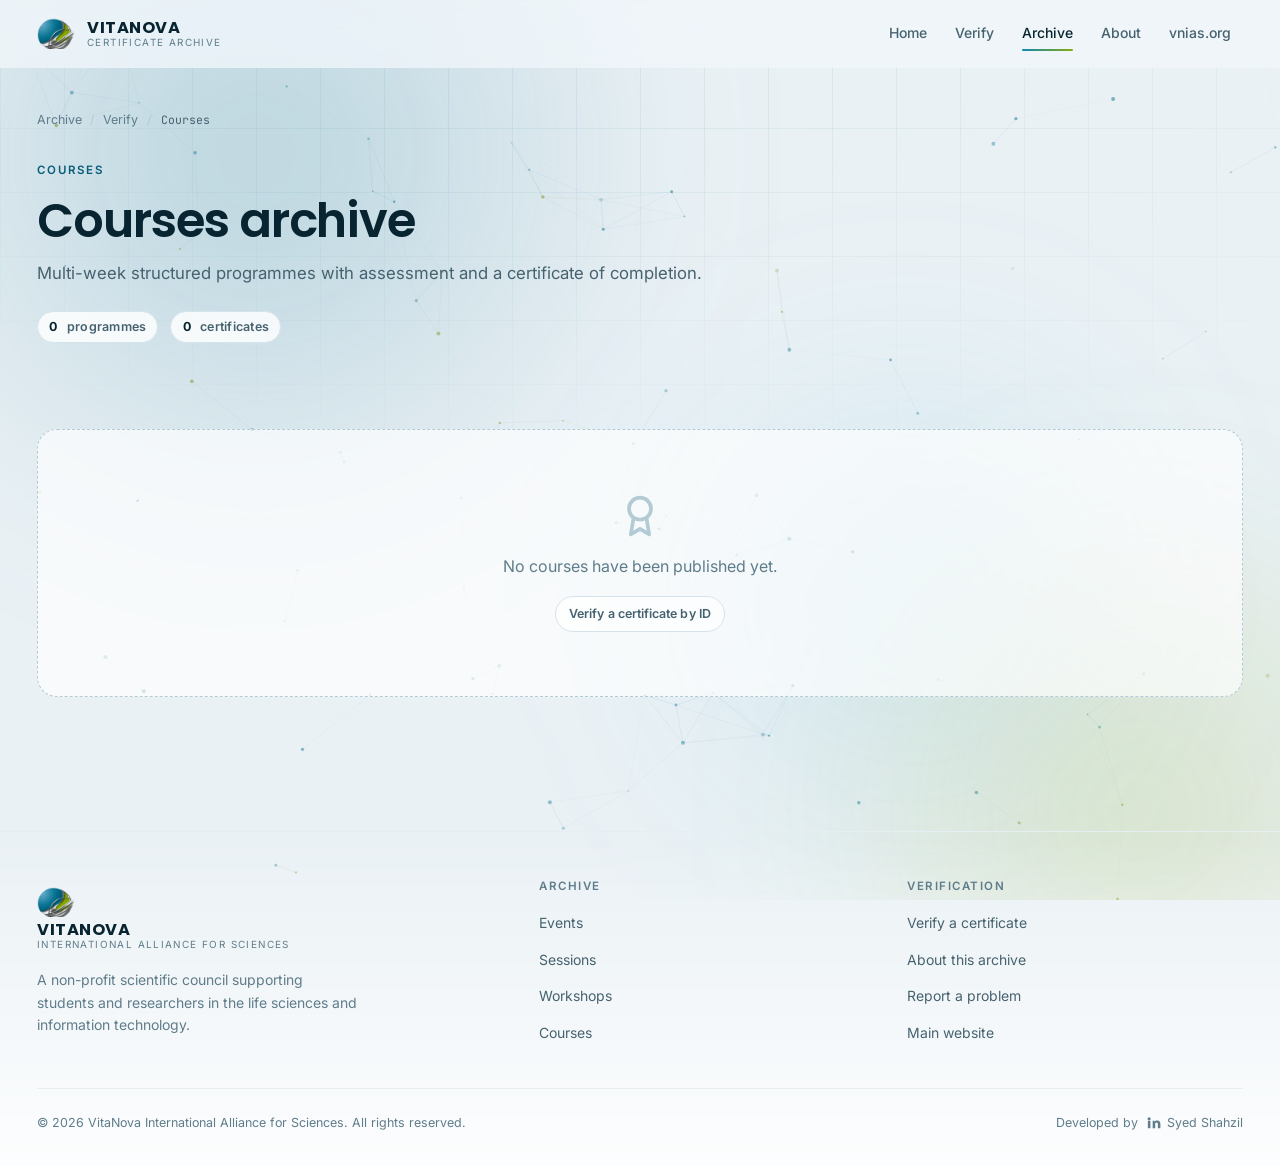
<file: verify/courses/index.html>
<!DOCTYPE html>
<html lang="en" data-base="../../">
<head>
<meta charset="utf-8">
<meta name="viewport" content="width=device-width, initial-scale=1">
<script>document.documentElement.classList.add("js")</script>
<title>Courses — VNIAS Certificate Archive</title>
<meta name="description" content="Multi-week structured programmes with assessment and a certificate of completion. Browse every VNIAS course and verify its certificates.">
<link rel="canonical" href="https://vnias.org/verify/courses/">
<meta name="theme-color" content="#eaf1f5">

<meta property="og:type" content="website">
<meta property="og:site_name" content="VNIAS Certificate Archive">
<meta property="og:title" content="Courses — VNIAS Certificate Archive">
<meta property="og:description" content="Multi-week structured programmes with assessment and a certificate of completion. Browse every VNIAS course and verify its certificates.">
<meta property="og:url" content="https://vnias.org/verify/courses/">
<meta property="og:image" content="https://vnias.org/assets/brand/og-default.png">
<meta name="twitter:card" content="summary_large_image">
<link rel="icon" href="../../assets/brand/favicon.ico" sizes="any">
<link rel="icon" type="image/png" href="../../assets/brand/favicon-32.png">
<link rel="apple-touch-icon" href="../../assets/brand/favicon-180.png">
<link rel="preconnect" href="https://fonts.googleapis.com">
<link rel="preconnect" href="https://fonts.gstatic.com" crossorigin>
<link rel="stylesheet" href="https://fonts.googleapis.com/css2?family=Inter:wght@400;500;600;700&amp;family=JetBrains+Mono:wght@500;600&amp;family=Poppins:wght@600;700&amp;display=swap">
<link rel="stylesheet" href="../../assets/css/tokens.css">
<link rel="stylesheet" href="../../assets/css/base.css">
<link rel="stylesheet" href="../../assets/css/components.css">
<link rel="stylesheet" href="../../assets/css/pages.css">

</head>
<body>
<a class="skip-link" href="#main">Skip to content</a>
<div class="atmosphere" aria-hidden="true"><div class="mesh"></div><div class="bloom"></div><canvas id="field"></canvas></div>
<svg width="0" height="0" style="position:absolute" aria-hidden="true" focusable="false">
  <defs>
    <g id="i-search" fill="none" stroke="currentColor" stroke-width="2" stroke-linecap="round" stroke-linejoin="round"><circle cx="11" cy="11" r="8"/><path d="m21 21-4.3-4.3"/></g>
    <g id="i-arrow" fill="none" stroke="currentColor" stroke-width="2" stroke-linecap="round" stroke-linejoin="round"><path d="M5 12h14"/><path d="m12 5 7 7-7 7"/></g>
    <g id="i-shield" fill="none" stroke="currentColor" stroke-width="2" stroke-linecap="round" stroke-linejoin="round"><path d="M20 13c0 5-3.5 7.5-7.66 8.95a1 1 0 0 1-.67-.01C7.5 20.5 4 18 4 13V6a1 1 0 0 1 1-1c2 0 4.5-1.2 6.24-2.72a1.17 1.17 0 0 1 1.52 0C14.51 3.81 17 5 19 5a1 1 0 0 1 1 1z"/><path d="m9 12 2 2 4-4"/></g>
    <g id="i-calendar" fill="none" stroke="currentColor" stroke-width="2" stroke-linecap="round" stroke-linejoin="round"><rect x="3" y="4" width="18" height="18" rx="2"/><path d="M16 2v4M8 2v4M3 10h18"/></g>
    <g id="i-pin" fill="none" stroke="currentColor" stroke-width="2" stroke-linecap="round" stroke-linejoin="round"><path d="M20 10c0 6-8 12-8 12s-8-6-8-12a8 8 0 0 1 16 0Z"/><circle cx="12" cy="10" r="3"/></g>
    <g id="i-users" fill="none" stroke="currentColor" stroke-width="2" stroke-linecap="round" stroke-linejoin="round"><path d="M16 21v-2a4 4 0 0 0-4-4H6a4 4 0 0 0-4 4v2"/><circle cx="9" cy="7" r="4"/><path d="M22 21v-2a4 4 0 0 0-3-3.87M16 3.13a4 4 0 0 1 0 7.75"/></g>
    <g id="i-download" fill="none" stroke="currentColor" stroke-width="2" stroke-linecap="round" stroke-linejoin="round"><path d="M21 15v4a2 2 0 0 1-2 2H5a2 2 0 0 1-2-2v-4"/><path d="m7 10 5 5 5-5M12 15V3"/></g>
    <g id="i-share" fill="none" stroke="currentColor" stroke-width="2" stroke-linecap="round" stroke-linejoin="round"><path d="M4 12v8a2 2 0 0 0 2 2h12a2 2 0 0 0 2-2v-8"/><path d="m16 6-4-4-4 4M12 2v13"/></g>
    <g id="i-copy" fill="none" stroke="currentColor" stroke-width="2" stroke-linecap="round" stroke-linejoin="round"><rect x="8" y="8" width="14" height="14" rx="2"/><path d="M4 16c-1.1 0-2-.9-2-2V4c0-1.1.9-2 2-2h10c1.1 0 2 .9 2 2"/></g>
    <g id="i-print" fill="none" stroke="currentColor" stroke-width="2" stroke-linecap="round" stroke-linejoin="round"><path d="M6 18H4a2 2 0 0 1-2-2v-5a2 2 0 0 1 2-2h16a2 2 0 0 1 2 2v5a2 2 0 0 1-2 2h-2"/><rect x="6" y="14" width="12" height="8" rx="1"/><path d="M6 9V3h12v6"/></g>
    <g id="i-menu" fill="none" stroke="currentColor" stroke-width="2" stroke-linecap="round"><path d="M4 6h16M4 12h16M4 18h16"/></g>
    <g id="i-close" fill="none" stroke="currentColor" stroke-width="2" stroke-linecap="round"><path d="M18 6 6 18M6 6l12 12"/></g>
    <g id="i-alert" fill="none" stroke="currentColor" stroke-width="2" stroke-linecap="round" stroke-linejoin="round"><path d="M10.29 3.86 1.82 18a2 2 0 0 0 1.71 3h16.94a2 2 0 0 0 1.71-3L13.71 3.86a2 2 0 0 0-3.42 0Z"/><path d="M12 9v4M12 17h.01"/></g>
    <g id="i-award" fill="none" stroke="currentColor" stroke-width="2" stroke-linecap="round" stroke-linejoin="round"><circle cx="12" cy="8" r="6"/><path d="M15.477 12.89 17 22l-5-3-5 3 1.523-9.11"/></g>
    <g id="i-mic" fill="none" stroke="currentColor" stroke-width="2" stroke-linecap="round" stroke-linejoin="round"><rect x="9" y="2" width="6" height="11" rx="3"/><path d="M19 10v2a7 7 0 0 1-14 0v-2M12 19v3"/></g>
    <g id="i-board" fill="none" stroke="currentColor" stroke-width="2" stroke-linecap="round" stroke-linejoin="round"><path d="M2 3h20"/><path d="M21 3v11a2 2 0 0 1-2 2H5a2 2 0 0 1-2-2V3"/><path d="m7 21 5-5 5 5"/></g>
    <g id="i-book" fill="none" stroke="currentColor" stroke-width="2" stroke-linecap="round" stroke-linejoin="round"><path d="M4 19.5A2.5 2.5 0 0 1 6.5 17H20"/><path d="M6.5 2H20v20H6.5A2.5 2.5 0 0 1 4 19.5v-15A2.5 2.5 0 0 1 6.5 2Z"/></g>
    <g id="i-globe" fill="none" stroke="currentColor" stroke-width="2" stroke-linecap="round" stroke-linejoin="round"><circle cx="12" cy="12" r="10"/><path d="M2 12h20"/><path d="M12 2a15.3 15.3 0 0 1 4 10 15.3 15.3 0 0 1-4 10 15.3 15.3 0 0 1-4-10 15.3 15.3 0 0 1 4-10Z"/></g>
    <g id="i-lock" fill="none" stroke="currentColor" stroke-width="2" stroke-linecap="round" stroke-linejoin="round"><rect x="3" y="11" width="18" height="11" rx="2"/><path d="M7 11V7a5 5 0 0 1 10 0v4"/></g>
    <g id="i-qr" fill="none" stroke="currentColor" stroke-width="2" stroke-linecap="round" stroke-linejoin="round"><rect x="3" y="3" width="7" height="7" rx="1"/><rect x="14" y="3" width="7" height="7" rx="1"/><rect x="3" y="14" width="7" height="7" rx="1"/><path d="M14 14h3v3h-3zM21 21v.01M21 14v3M14 21h3"/></g>
    <g id="i-external" fill="none" stroke="currentColor" stroke-width="2" stroke-linecap="round" stroke-linejoin="round"><path d="M15 3h6v6M10 14 21 3"/><path d="M18 13v6a2 2 0 0 1-2 2H5a2 2 0 0 1-2-2V8a2 2 0 0 1 2-2h6"/></g>
    <g id="i-linkedin"><path fill="currentColor" d="M4.98 3.5a2.5 2.5 0 1 1 0 5 2.5 2.5 0 0 1 0-5ZM3 9h4v12H3V9Zm7 0h3.8v1.71h.05c.53-.95 1.83-1.96 3.76-1.96C21.6 8.75 23 11 23 14.32V21h-4v-5.9c0-1.4-.03-3.21-2-3.21-2 0-2.31 1.53-2.31 3.11V21h-4V9Z"/></g>
  </defs>
</svg>
<header class="site-header">
  <div class="shell">
    <a class="brand" href="../../">
      <img src="../../assets/brand/vnias-mark.png" alt="" width="38" height="38">
      <span class="brand-text"><span class="brand-name">VITANOVA</span><span class="brand-sub">Certificate Archive</span></span>
    </a>
    <button class="nav-toggle" type="button" aria-expanded="false" aria-controls="nav" aria-label="Menu">
      <svg viewBox="0 0 24 24" width="22" height="22"><use href="#i-menu"/></svg>
    </button>
    <nav class="site-nav" id="nav" aria-label="Main">
      <a href="../../">Home</a>
      <a href="../../verify/">Verify</a>
      <a href="../../verify/workshops/" aria-current="page">Archive</a>
      <a href="../../about/">About</a>
      <a href="https://vnias.org" rel="noopener">vnias.org</a>
    </nav>
  </div>
</header>
<main id="main">
  <div class="shell">
    <div class="page-head">
      <ol class="crumbs"><li><a href="../../">Archive</a></li><li><a href="../../verify/">Verify</a></li><li aria-current="page">Courses</li></ol>
      <span class="overline">Courses</span>
      <h1 style="margin-top:var(--sp-3)">Courses archive</h1>
      <p class="lede">Multi-week structured programmes with assessment and a certificate of completion.</p>
      <div class="cluster" style="margin-top:var(--sp-6)">
        <span class="chip"><b style="color:var(--text-1)">0</b>&nbsp;programmes</span>
        <span class="chip"><b style="color:var(--text-1)">0</b>&nbsp;certificates</span>
      </div>
    </div>
    <div class="section--tight">
      <div class="empty">
        <svg viewBox="0 0 24 24" aria-hidden="true"><use href="#i-award"/></svg>
        <p>No courses have been published yet.</p>
        <a class="btn btn--ghost btn--sm" href="../../verify/">Verify a certificate by ID</a>
      </div>
    </div>
  </div>
</main>
<footer class="site-footer">
  <div class="shell">
    <div class="footer-grid">
      <div class="footer-col">
        <a class="brand" href="../../" style="margin-bottom:var(--sp-4)">
          <img src="../../assets/brand/vnias-mark.png" alt="" width="38" height="38">
          <span class="brand-text"><span class="brand-name">VITANOVA</span><span class="brand-sub">International Alliance for Sciences</span></span>
        </a>
        <p style="font-size:var(--fs-sm);color:var(--text-3);max-width:42ch">
          A non-profit scientific council supporting students and researchers in the life sciences
          and information technology.
        </p>
      </div>
      <div class="footer-col">
        <h4>Archive</h4>
        <ul>
          <li><a href="../../verify/events/">Events</a></li>
          <li><a href="../../verify/sessions/">Sessions</a></li>
          <li><a href="../../verify/workshops/">Workshops</a></li>
          <li><a href="../../verify/courses/">Courses</a></li>
        </ul>
      </div>
      <div class="footer-col">
        <h4>Verification</h4>
        <ul>
          <li><a href="../../verify/">Verify a certificate</a></li>
          <li><a href="../../about/">About this archive</a></li>
          <li><a href="mailto:vitanova.science@gmail.com">Report a problem</a></li>
          <li><a href="https://vnias.org" rel="noopener">Main website</a></li>
        </ul>
      </div>
    </div>
    <div class="footer-bottom">
      <span>&copy; <span id="year">2026</span> VitaNova International Alliance for Sciences. All rights reserved.</span>
      <span class="developed-by">Developed by
        <a href="https://www.linkedin.com/in/syedshahzil/" rel="noopener" target="_blank">
          <svg viewBox="0 0 24 24" aria-hidden="true"><use href="#i-linkedin"/></svg>
          Syed Shahzil
        </a>
      </span>
    </div>
  </div>
</footer>
<script type="module" src="../../assets/js/app.js"></script>
<script type="module" src="../../assets/js/field.js"></script>
<script>document.getElementById("year").textContent = new Date().getFullYear();</script>
</body>
</html>
</file>
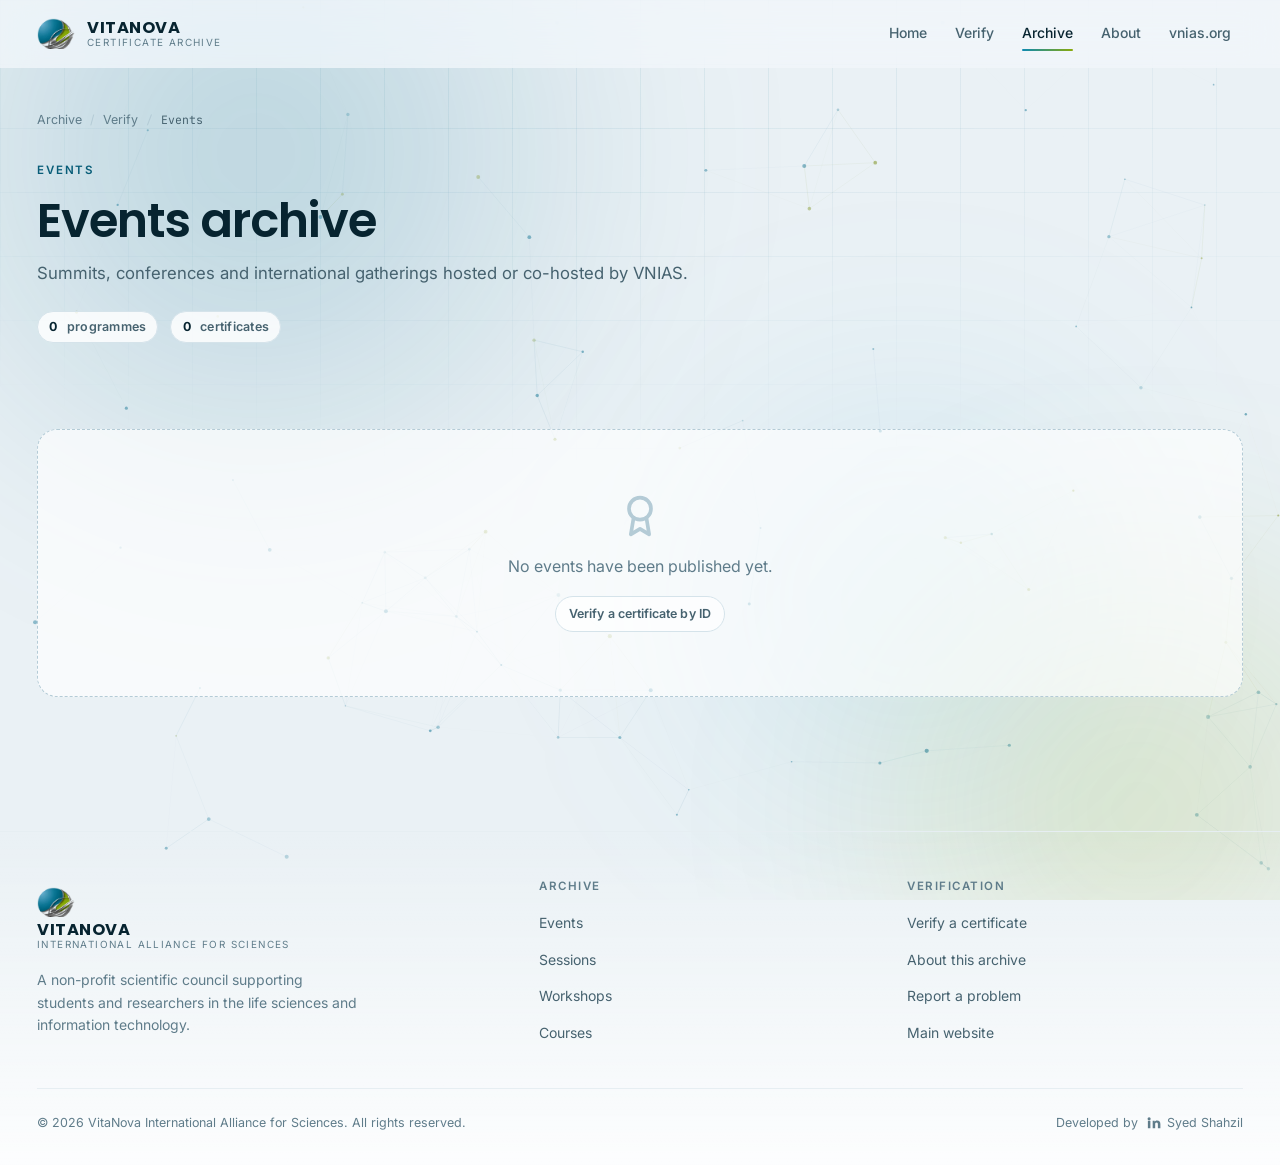
<file: verify/events/index.html>
<!DOCTYPE html>
<html lang="en" data-base="../../">
<head>
<meta charset="utf-8">
<meta name="viewport" content="width=device-width, initial-scale=1">
<script>document.documentElement.classList.add("js")</script>
<title>Events — VNIAS Certificate Archive</title>
<meta name="description" content="Summits, conferences and international gatherings hosted or co-hosted by VNIAS. Browse every VNIAS event and verify its certificates.">
<link rel="canonical" href="https://vnias.org/verify/events/">
<meta name="theme-color" content="#eaf1f5">

<meta property="og:type" content="website">
<meta property="og:site_name" content="VNIAS Certificate Archive">
<meta property="og:title" content="Events — VNIAS Certificate Archive">
<meta property="og:description" content="Summits, conferences and international gatherings hosted or co-hosted by VNIAS. Browse every VNIAS event and verify its certificates.">
<meta property="og:url" content="https://vnias.org/verify/events/">
<meta property="og:image" content="https://vnias.org/assets/brand/og-default.png">
<meta name="twitter:card" content="summary_large_image">
<link rel="icon" href="../../assets/brand/favicon.ico" sizes="any">
<link rel="icon" type="image/png" href="../../assets/brand/favicon-32.png">
<link rel="apple-touch-icon" href="../../assets/brand/favicon-180.png">
<link rel="preconnect" href="https://fonts.googleapis.com">
<link rel="preconnect" href="https://fonts.gstatic.com" crossorigin>
<link rel="stylesheet" href="https://fonts.googleapis.com/css2?family=Inter:wght@400;500;600;700&amp;family=JetBrains+Mono:wght@500;600&amp;family=Poppins:wght@600;700&amp;display=swap">
<link rel="stylesheet" href="../../assets/css/tokens.css">
<link rel="stylesheet" href="../../assets/css/base.css">
<link rel="stylesheet" href="../../assets/css/components.css">
<link rel="stylesheet" href="../../assets/css/pages.css">

</head>
<body>
<a class="skip-link" href="#main">Skip to content</a>
<div class="atmosphere" aria-hidden="true"><div class="mesh"></div><div class="bloom"></div><canvas id="field"></canvas></div>
<svg width="0" height="0" style="position:absolute" aria-hidden="true" focusable="false">
  <defs>
    <g id="i-search" fill="none" stroke="currentColor" stroke-width="2" stroke-linecap="round" stroke-linejoin="round"><circle cx="11" cy="11" r="8"/><path d="m21 21-4.3-4.3"/></g>
    <g id="i-arrow" fill="none" stroke="currentColor" stroke-width="2" stroke-linecap="round" stroke-linejoin="round"><path d="M5 12h14"/><path d="m12 5 7 7-7 7"/></g>
    <g id="i-shield" fill="none" stroke="currentColor" stroke-width="2" stroke-linecap="round" stroke-linejoin="round"><path d="M20 13c0 5-3.5 7.5-7.66 8.95a1 1 0 0 1-.67-.01C7.5 20.5 4 18 4 13V6a1 1 0 0 1 1-1c2 0 4.5-1.2 6.24-2.72a1.17 1.17 0 0 1 1.52 0C14.51 3.81 17 5 19 5a1 1 0 0 1 1 1z"/><path d="m9 12 2 2 4-4"/></g>
    <g id="i-calendar" fill="none" stroke="currentColor" stroke-width="2" stroke-linecap="round" stroke-linejoin="round"><rect x="3" y="4" width="18" height="18" rx="2"/><path d="M16 2v4M8 2v4M3 10h18"/></g>
    <g id="i-pin" fill="none" stroke="currentColor" stroke-width="2" stroke-linecap="round" stroke-linejoin="round"><path d="M20 10c0 6-8 12-8 12s-8-6-8-12a8 8 0 0 1 16 0Z"/><circle cx="12" cy="10" r="3"/></g>
    <g id="i-users" fill="none" stroke="currentColor" stroke-width="2" stroke-linecap="round" stroke-linejoin="round"><path d="M16 21v-2a4 4 0 0 0-4-4H6a4 4 0 0 0-4 4v2"/><circle cx="9" cy="7" r="4"/><path d="M22 21v-2a4 4 0 0 0-3-3.87M16 3.13a4 4 0 0 1 0 7.75"/></g>
    <g id="i-download" fill="none" stroke="currentColor" stroke-width="2" stroke-linecap="round" stroke-linejoin="round"><path d="M21 15v4a2 2 0 0 1-2 2H5a2 2 0 0 1-2-2v-4"/><path d="m7 10 5 5 5-5M12 15V3"/></g>
    <g id="i-share" fill="none" stroke="currentColor" stroke-width="2" stroke-linecap="round" stroke-linejoin="round"><path d="M4 12v8a2 2 0 0 0 2 2h12a2 2 0 0 0 2-2v-8"/><path d="m16 6-4-4-4 4M12 2v13"/></g>
    <g id="i-copy" fill="none" stroke="currentColor" stroke-width="2" stroke-linecap="round" stroke-linejoin="round"><rect x="8" y="8" width="14" height="14" rx="2"/><path d="M4 16c-1.1 0-2-.9-2-2V4c0-1.1.9-2 2-2h10c1.1 0 2 .9 2 2"/></g>
    <g id="i-print" fill="none" stroke="currentColor" stroke-width="2" stroke-linecap="round" stroke-linejoin="round"><path d="M6 18H4a2 2 0 0 1-2-2v-5a2 2 0 0 1 2-2h16a2 2 0 0 1 2 2v5a2 2 0 0 1-2 2h-2"/><rect x="6" y="14" width="12" height="8" rx="1"/><path d="M6 9V3h12v6"/></g>
    <g id="i-menu" fill="none" stroke="currentColor" stroke-width="2" stroke-linecap="round"><path d="M4 6h16M4 12h16M4 18h16"/></g>
    <g id="i-close" fill="none" stroke="currentColor" stroke-width="2" stroke-linecap="round"><path d="M18 6 6 18M6 6l12 12"/></g>
    <g id="i-alert" fill="none" stroke="currentColor" stroke-width="2" stroke-linecap="round" stroke-linejoin="round"><path d="M10.29 3.86 1.82 18a2 2 0 0 0 1.71 3h16.94a2 2 0 0 0 1.71-3L13.71 3.86a2 2 0 0 0-3.42 0Z"/><path d="M12 9v4M12 17h.01"/></g>
    <g id="i-award" fill="none" stroke="currentColor" stroke-width="2" stroke-linecap="round" stroke-linejoin="round"><circle cx="12" cy="8" r="6"/><path d="M15.477 12.89 17 22l-5-3-5 3 1.523-9.11"/></g>
    <g id="i-mic" fill="none" stroke="currentColor" stroke-width="2" stroke-linecap="round" stroke-linejoin="round"><rect x="9" y="2" width="6" height="11" rx="3"/><path d="M19 10v2a7 7 0 0 1-14 0v-2M12 19v3"/></g>
    <g id="i-board" fill="none" stroke="currentColor" stroke-width="2" stroke-linecap="round" stroke-linejoin="round"><path d="M2 3h20"/><path d="M21 3v11a2 2 0 0 1-2 2H5a2 2 0 0 1-2-2V3"/><path d="m7 21 5-5 5 5"/></g>
    <g id="i-book" fill="none" stroke="currentColor" stroke-width="2" stroke-linecap="round" stroke-linejoin="round"><path d="M4 19.5A2.5 2.5 0 0 1 6.5 17H20"/><path d="M6.5 2H20v20H6.5A2.5 2.5 0 0 1 4 19.5v-15A2.5 2.5 0 0 1 6.5 2Z"/></g>
    <g id="i-globe" fill="none" stroke="currentColor" stroke-width="2" stroke-linecap="round" stroke-linejoin="round"><circle cx="12" cy="12" r="10"/><path d="M2 12h20"/><path d="M12 2a15.3 15.3 0 0 1 4 10 15.3 15.3 0 0 1-4 10 15.3 15.3 0 0 1-4-10 15.3 15.3 0 0 1 4-10Z"/></g>
    <g id="i-lock" fill="none" stroke="currentColor" stroke-width="2" stroke-linecap="round" stroke-linejoin="round"><rect x="3" y="11" width="18" height="11" rx="2"/><path d="M7 11V7a5 5 0 0 1 10 0v4"/></g>
    <g id="i-qr" fill="none" stroke="currentColor" stroke-width="2" stroke-linecap="round" stroke-linejoin="round"><rect x="3" y="3" width="7" height="7" rx="1"/><rect x="14" y="3" width="7" height="7" rx="1"/><rect x="3" y="14" width="7" height="7" rx="1"/><path d="M14 14h3v3h-3zM21 21v.01M21 14v3M14 21h3"/></g>
    <g id="i-external" fill="none" stroke="currentColor" stroke-width="2" stroke-linecap="round" stroke-linejoin="round"><path d="M15 3h6v6M10 14 21 3"/><path d="M18 13v6a2 2 0 0 1-2 2H5a2 2 0 0 1-2-2V8a2 2 0 0 1 2-2h6"/></g>
    <g id="i-linkedin"><path fill="currentColor" d="M4.98 3.5a2.5 2.5 0 1 1 0 5 2.5 2.5 0 0 1 0-5ZM3 9h4v12H3V9Zm7 0h3.8v1.71h.05c.53-.95 1.83-1.96 3.76-1.96C21.6 8.75 23 11 23 14.32V21h-4v-5.9c0-1.4-.03-3.21-2-3.21-2 0-2.31 1.53-2.31 3.11V21h-4V9Z"/></g>
  </defs>
</svg>
<header class="site-header">
  <div class="shell">
    <a class="brand" href="../../">
      <img src="../../assets/brand/vnias-mark.png" alt="" width="38" height="38">
      <span class="brand-text"><span class="brand-name">VITANOVA</span><span class="brand-sub">Certificate Archive</span></span>
    </a>
    <button class="nav-toggle" type="button" aria-expanded="false" aria-controls="nav" aria-label="Menu">
      <svg viewBox="0 0 24 24" width="22" height="22"><use href="#i-menu"/></svg>
    </button>
    <nav class="site-nav" id="nav" aria-label="Main">
      <a href="../../">Home</a>
      <a href="../../verify/">Verify</a>
      <a href="../../verify/workshops/" aria-current="page">Archive</a>
      <a href="../../about/">About</a>
      <a href="https://vnias.org" rel="noopener">vnias.org</a>
    </nav>
  </div>
</header>
<main id="main">
  <div class="shell">
    <div class="page-head">
      <ol class="crumbs"><li><a href="../../">Archive</a></li><li><a href="../../verify/">Verify</a></li><li aria-current="page">Events</li></ol>
      <span class="overline">Events</span>
      <h1 style="margin-top:var(--sp-3)">Events archive</h1>
      <p class="lede">Summits, conferences and international gatherings hosted or co-hosted by VNIAS.</p>
      <div class="cluster" style="margin-top:var(--sp-6)">
        <span class="chip"><b style="color:var(--text-1)">0</b>&nbsp;programmes</span>
        <span class="chip"><b style="color:var(--text-1)">0</b>&nbsp;certificates</span>
      </div>
    </div>
    <div class="section--tight">
      <div class="empty">
        <svg viewBox="0 0 24 24" aria-hidden="true"><use href="#i-award"/></svg>
        <p>No events have been published yet.</p>
        <a class="btn btn--ghost btn--sm" href="../../verify/">Verify a certificate by ID</a>
      </div>
    </div>
  </div>
</main>
<footer class="site-footer">
  <div class="shell">
    <div class="footer-grid">
      <div class="footer-col">
        <a class="brand" href="../../" style="margin-bottom:var(--sp-4)">
          <img src="../../assets/brand/vnias-mark.png" alt="" width="38" height="38">
          <span class="brand-text"><span class="brand-name">VITANOVA</span><span class="brand-sub">International Alliance for Sciences</span></span>
        </a>
        <p style="font-size:var(--fs-sm);color:var(--text-3);max-width:42ch">
          A non-profit scientific council supporting students and researchers in the life sciences
          and information technology.
        </p>
      </div>
      <div class="footer-col">
        <h4>Archive</h4>
        <ul>
          <li><a href="../../verify/events/">Events</a></li>
          <li><a href="../../verify/sessions/">Sessions</a></li>
          <li><a href="../../verify/workshops/">Workshops</a></li>
          <li><a href="../../verify/courses/">Courses</a></li>
        </ul>
      </div>
      <div class="footer-col">
        <h4>Verification</h4>
        <ul>
          <li><a href="../../verify/">Verify a certificate</a></li>
          <li><a href="../../about/">About this archive</a></li>
          <li><a href="mailto:vitanova.science@gmail.com">Report a problem</a></li>
          <li><a href="https://vnias.org" rel="noopener">Main website</a></li>
        </ul>
      </div>
    </div>
    <div class="footer-bottom">
      <span>&copy; <span id="year">2026</span> VitaNova International Alliance for Sciences. All rights reserved.</span>
      <span class="developed-by">Developed by
        <a href="https://www.linkedin.com/in/syedshahzil/" rel="noopener" target="_blank">
          <svg viewBox="0 0 24 24" aria-hidden="true"><use href="#i-linkedin"/></svg>
          Syed Shahzil
        </a>
      </span>
    </div>
  </div>
</footer>
<script type="module" src="../../assets/js/app.js"></script>
<script type="module" src="../../assets/js/field.js"></script>
<script>document.getElementById("year").textContent = new Date().getFullYear();</script>
</body>
</html>
</file>
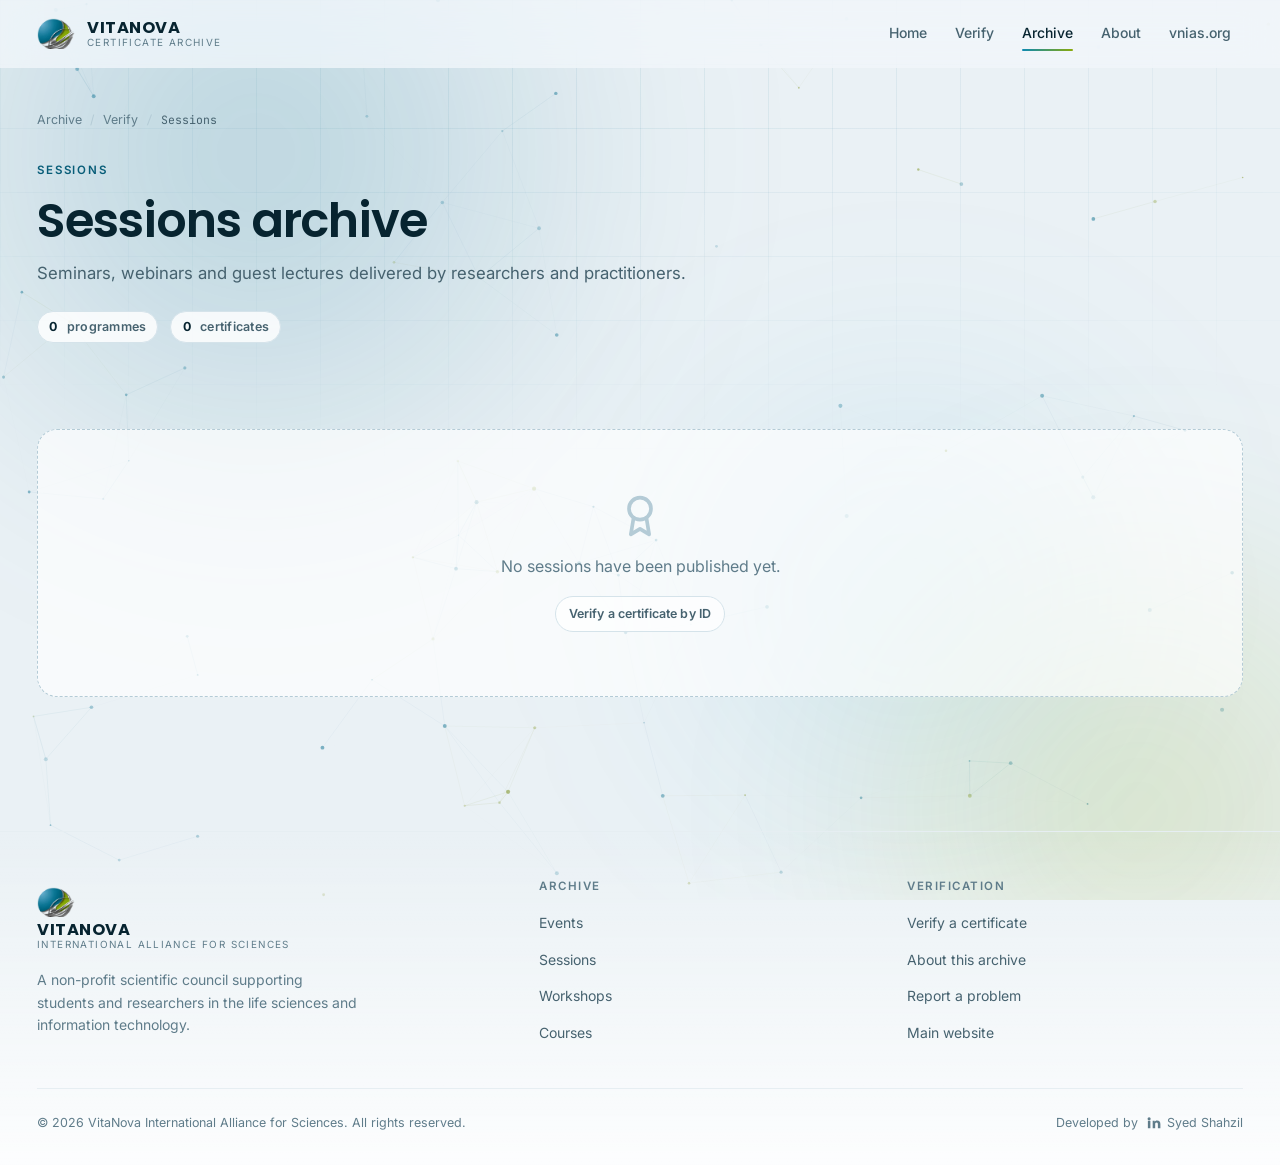
<file: verify/sessions/index.html>
<!DOCTYPE html>
<html lang="en" data-base="../../">
<head>
<meta charset="utf-8">
<meta name="viewport" content="width=device-width, initial-scale=1">
<script>document.documentElement.classList.add("js")</script>
<title>Sessions — VNIAS Certificate Archive</title>
<meta name="description" content="Seminars, webinars and guest lectures delivered by researchers and practitioners. Browse every VNIAS session and verify its certificates.">
<link rel="canonical" href="https://vnias.org/verify/sessions/">
<meta name="theme-color" content="#eaf1f5">

<meta property="og:type" content="website">
<meta property="og:site_name" content="VNIAS Certificate Archive">
<meta property="og:title" content="Sessions — VNIAS Certificate Archive">
<meta property="og:description" content="Seminars, webinars and guest lectures delivered by researchers and practitioners. Browse every VNIAS session and verify its certificates.">
<meta property="og:url" content="https://vnias.org/verify/sessions/">
<meta property="og:image" content="https://vnias.org/assets/brand/og-default.png">
<meta name="twitter:card" content="summary_large_image">
<link rel="icon" href="../../assets/brand/favicon.ico" sizes="any">
<link rel="icon" type="image/png" href="../../assets/brand/favicon-32.png">
<link rel="apple-touch-icon" href="../../assets/brand/favicon-180.png">
<link rel="preconnect" href="https://fonts.googleapis.com">
<link rel="preconnect" href="https://fonts.gstatic.com" crossorigin>
<link rel="stylesheet" href="https://fonts.googleapis.com/css2?family=Inter:wght@400;500;600;700&amp;family=JetBrains+Mono:wght@500;600&amp;family=Poppins:wght@600;700&amp;display=swap">
<link rel="stylesheet" href="../../assets/css/tokens.css">
<link rel="stylesheet" href="../../assets/css/base.css">
<link rel="stylesheet" href="../../assets/css/components.css">
<link rel="stylesheet" href="../../assets/css/pages.css">

</head>
<body>
<a class="skip-link" href="#main">Skip to content</a>
<div class="atmosphere" aria-hidden="true"><div class="mesh"></div><div class="bloom"></div><canvas id="field"></canvas></div>
<svg width="0" height="0" style="position:absolute" aria-hidden="true" focusable="false">
  <defs>
    <g id="i-search" fill="none" stroke="currentColor" stroke-width="2" stroke-linecap="round" stroke-linejoin="round"><circle cx="11" cy="11" r="8"/><path d="m21 21-4.3-4.3"/></g>
    <g id="i-arrow" fill="none" stroke="currentColor" stroke-width="2" stroke-linecap="round" stroke-linejoin="round"><path d="M5 12h14"/><path d="m12 5 7 7-7 7"/></g>
    <g id="i-shield" fill="none" stroke="currentColor" stroke-width="2" stroke-linecap="round" stroke-linejoin="round"><path d="M20 13c0 5-3.5 7.5-7.66 8.95a1 1 0 0 1-.67-.01C7.5 20.5 4 18 4 13V6a1 1 0 0 1 1-1c2 0 4.5-1.2 6.24-2.72a1.17 1.17 0 0 1 1.52 0C14.51 3.81 17 5 19 5a1 1 0 0 1 1 1z"/><path d="m9 12 2 2 4-4"/></g>
    <g id="i-calendar" fill="none" stroke="currentColor" stroke-width="2" stroke-linecap="round" stroke-linejoin="round"><rect x="3" y="4" width="18" height="18" rx="2"/><path d="M16 2v4M8 2v4M3 10h18"/></g>
    <g id="i-pin" fill="none" stroke="currentColor" stroke-width="2" stroke-linecap="round" stroke-linejoin="round"><path d="M20 10c0 6-8 12-8 12s-8-6-8-12a8 8 0 0 1 16 0Z"/><circle cx="12" cy="10" r="3"/></g>
    <g id="i-users" fill="none" stroke="currentColor" stroke-width="2" stroke-linecap="round" stroke-linejoin="round"><path d="M16 21v-2a4 4 0 0 0-4-4H6a4 4 0 0 0-4 4v2"/><circle cx="9" cy="7" r="4"/><path d="M22 21v-2a4 4 0 0 0-3-3.87M16 3.13a4 4 0 0 1 0 7.75"/></g>
    <g id="i-download" fill="none" stroke="currentColor" stroke-width="2" stroke-linecap="round" stroke-linejoin="round"><path d="M21 15v4a2 2 0 0 1-2 2H5a2 2 0 0 1-2-2v-4"/><path d="m7 10 5 5 5-5M12 15V3"/></g>
    <g id="i-share" fill="none" stroke="currentColor" stroke-width="2" stroke-linecap="round" stroke-linejoin="round"><path d="M4 12v8a2 2 0 0 0 2 2h12a2 2 0 0 0 2-2v-8"/><path d="m16 6-4-4-4 4M12 2v13"/></g>
    <g id="i-copy" fill="none" stroke="currentColor" stroke-width="2" stroke-linecap="round" stroke-linejoin="round"><rect x="8" y="8" width="14" height="14" rx="2"/><path d="M4 16c-1.1 0-2-.9-2-2V4c0-1.1.9-2 2-2h10c1.1 0 2 .9 2 2"/></g>
    <g id="i-print" fill="none" stroke="currentColor" stroke-width="2" stroke-linecap="round" stroke-linejoin="round"><path d="M6 18H4a2 2 0 0 1-2-2v-5a2 2 0 0 1 2-2h16a2 2 0 0 1 2 2v5a2 2 0 0 1-2 2h-2"/><rect x="6" y="14" width="12" height="8" rx="1"/><path d="M6 9V3h12v6"/></g>
    <g id="i-menu" fill="none" stroke="currentColor" stroke-width="2" stroke-linecap="round"><path d="M4 6h16M4 12h16M4 18h16"/></g>
    <g id="i-close" fill="none" stroke="currentColor" stroke-width="2" stroke-linecap="round"><path d="M18 6 6 18M6 6l12 12"/></g>
    <g id="i-alert" fill="none" stroke="currentColor" stroke-width="2" stroke-linecap="round" stroke-linejoin="round"><path d="M10.29 3.86 1.82 18a2 2 0 0 0 1.71 3h16.94a2 2 0 0 0 1.71-3L13.71 3.86a2 2 0 0 0-3.42 0Z"/><path d="M12 9v4M12 17h.01"/></g>
    <g id="i-award" fill="none" stroke="currentColor" stroke-width="2" stroke-linecap="round" stroke-linejoin="round"><circle cx="12" cy="8" r="6"/><path d="M15.477 12.89 17 22l-5-3-5 3 1.523-9.11"/></g>
    <g id="i-mic" fill="none" stroke="currentColor" stroke-width="2" stroke-linecap="round" stroke-linejoin="round"><rect x="9" y="2" width="6" height="11" rx="3"/><path d="M19 10v2a7 7 0 0 1-14 0v-2M12 19v3"/></g>
    <g id="i-board" fill="none" stroke="currentColor" stroke-width="2" stroke-linecap="round" stroke-linejoin="round"><path d="M2 3h20"/><path d="M21 3v11a2 2 0 0 1-2 2H5a2 2 0 0 1-2-2V3"/><path d="m7 21 5-5 5 5"/></g>
    <g id="i-book" fill="none" stroke="currentColor" stroke-width="2" stroke-linecap="round" stroke-linejoin="round"><path d="M4 19.5A2.5 2.5 0 0 1 6.5 17H20"/><path d="M6.5 2H20v20H6.5A2.5 2.5 0 0 1 4 19.5v-15A2.5 2.5 0 0 1 6.5 2Z"/></g>
    <g id="i-globe" fill="none" stroke="currentColor" stroke-width="2" stroke-linecap="round" stroke-linejoin="round"><circle cx="12" cy="12" r="10"/><path d="M2 12h20"/><path d="M12 2a15.3 15.3 0 0 1 4 10 15.3 15.3 0 0 1-4 10 15.3 15.3 0 0 1-4-10 15.3 15.3 0 0 1 4-10Z"/></g>
    <g id="i-lock" fill="none" stroke="currentColor" stroke-width="2" stroke-linecap="round" stroke-linejoin="round"><rect x="3" y="11" width="18" height="11" rx="2"/><path d="M7 11V7a5 5 0 0 1 10 0v4"/></g>
    <g id="i-qr" fill="none" stroke="currentColor" stroke-width="2" stroke-linecap="round" stroke-linejoin="round"><rect x="3" y="3" width="7" height="7" rx="1"/><rect x="14" y="3" width="7" height="7" rx="1"/><rect x="3" y="14" width="7" height="7" rx="1"/><path d="M14 14h3v3h-3zM21 21v.01M21 14v3M14 21h3"/></g>
    <g id="i-external" fill="none" stroke="currentColor" stroke-width="2" stroke-linecap="round" stroke-linejoin="round"><path d="M15 3h6v6M10 14 21 3"/><path d="M18 13v6a2 2 0 0 1-2 2H5a2 2 0 0 1-2-2V8a2 2 0 0 1 2-2h6"/></g>
    <g id="i-linkedin"><path fill="currentColor" d="M4.98 3.5a2.5 2.5 0 1 1 0 5 2.5 2.5 0 0 1 0-5ZM3 9h4v12H3V9Zm7 0h3.8v1.71h.05c.53-.95 1.83-1.96 3.76-1.96C21.6 8.75 23 11 23 14.32V21h-4v-5.9c0-1.4-.03-3.21-2-3.21-2 0-2.31 1.53-2.31 3.11V21h-4V9Z"/></g>
  </defs>
</svg>
<header class="site-header">
  <div class="shell">
    <a class="brand" href="../../">
      <img src="../../assets/brand/vnias-mark.png" alt="" width="38" height="38">
      <span class="brand-text"><span class="brand-name">VITANOVA</span><span class="brand-sub">Certificate Archive</span></span>
    </a>
    <button class="nav-toggle" type="button" aria-expanded="false" aria-controls="nav" aria-label="Menu">
      <svg viewBox="0 0 24 24" width="22" height="22"><use href="#i-menu"/></svg>
    </button>
    <nav class="site-nav" id="nav" aria-label="Main">
      <a href="../../">Home</a>
      <a href="../../verify/">Verify</a>
      <a href="../../verify/workshops/" aria-current="page">Archive</a>
      <a href="../../about/">About</a>
      <a href="https://vnias.org" rel="noopener">vnias.org</a>
    </nav>
  </div>
</header>
<main id="main">
  <div class="shell">
    <div class="page-head">
      <ol class="crumbs"><li><a href="../../">Archive</a></li><li><a href="../../verify/">Verify</a></li><li aria-current="page">Sessions</li></ol>
      <span class="overline">Sessions</span>
      <h1 style="margin-top:var(--sp-3)">Sessions archive</h1>
      <p class="lede">Seminars, webinars and guest lectures delivered by researchers and practitioners.</p>
      <div class="cluster" style="margin-top:var(--sp-6)">
        <span class="chip"><b style="color:var(--text-1)">0</b>&nbsp;programmes</span>
        <span class="chip"><b style="color:var(--text-1)">0</b>&nbsp;certificates</span>
      </div>
    </div>
    <div class="section--tight">
      <div class="empty">
        <svg viewBox="0 0 24 24" aria-hidden="true"><use href="#i-award"/></svg>
        <p>No sessions have been published yet.</p>
        <a class="btn btn--ghost btn--sm" href="../../verify/">Verify a certificate by ID</a>
      </div>
    </div>
  </div>
</main>
<footer class="site-footer">
  <div class="shell">
    <div class="footer-grid">
      <div class="footer-col">
        <a class="brand" href="../../" style="margin-bottom:var(--sp-4)">
          <img src="../../assets/brand/vnias-mark.png" alt="" width="38" height="38">
          <span class="brand-text"><span class="brand-name">VITANOVA</span><span class="brand-sub">International Alliance for Sciences</span></span>
        </a>
        <p style="font-size:var(--fs-sm);color:var(--text-3);max-width:42ch">
          A non-profit scientific council supporting students and researchers in the life sciences
          and information technology.
        </p>
      </div>
      <div class="footer-col">
        <h4>Archive</h4>
        <ul>
          <li><a href="../../verify/events/">Events</a></li>
          <li><a href="../../verify/sessions/">Sessions</a></li>
          <li><a href="../../verify/workshops/">Workshops</a></li>
          <li><a href="../../verify/courses/">Courses</a></li>
        </ul>
      </div>
      <div class="footer-col">
        <h4>Verification</h4>
        <ul>
          <li><a href="../../verify/">Verify a certificate</a></li>
          <li><a href="../../about/">About this archive</a></li>
          <li><a href="mailto:vitanova.science@gmail.com">Report a problem</a></li>
          <li><a href="https://vnias.org" rel="noopener">Main website</a></li>
        </ul>
      </div>
    </div>
    <div class="footer-bottom">
      <span>&copy; <span id="year">2026</span> VitaNova International Alliance for Sciences. All rights reserved.</span>
      <span class="developed-by">Developed by
        <a href="https://www.linkedin.com/in/syedshahzil/" rel="noopener" target="_blank">
          <svg viewBox="0 0 24 24" aria-hidden="true"><use href="#i-linkedin"/></svg>
          Syed Shahzil
        </a>
      </span>
    </div>
  </div>
</footer>
<script type="module" src="../../assets/js/app.js"></script>
<script type="module" src="../../assets/js/field.js"></script>
<script>document.getElementById("year").textContent = new Date().getFullYear();</script>
</body>
</html>
</file>
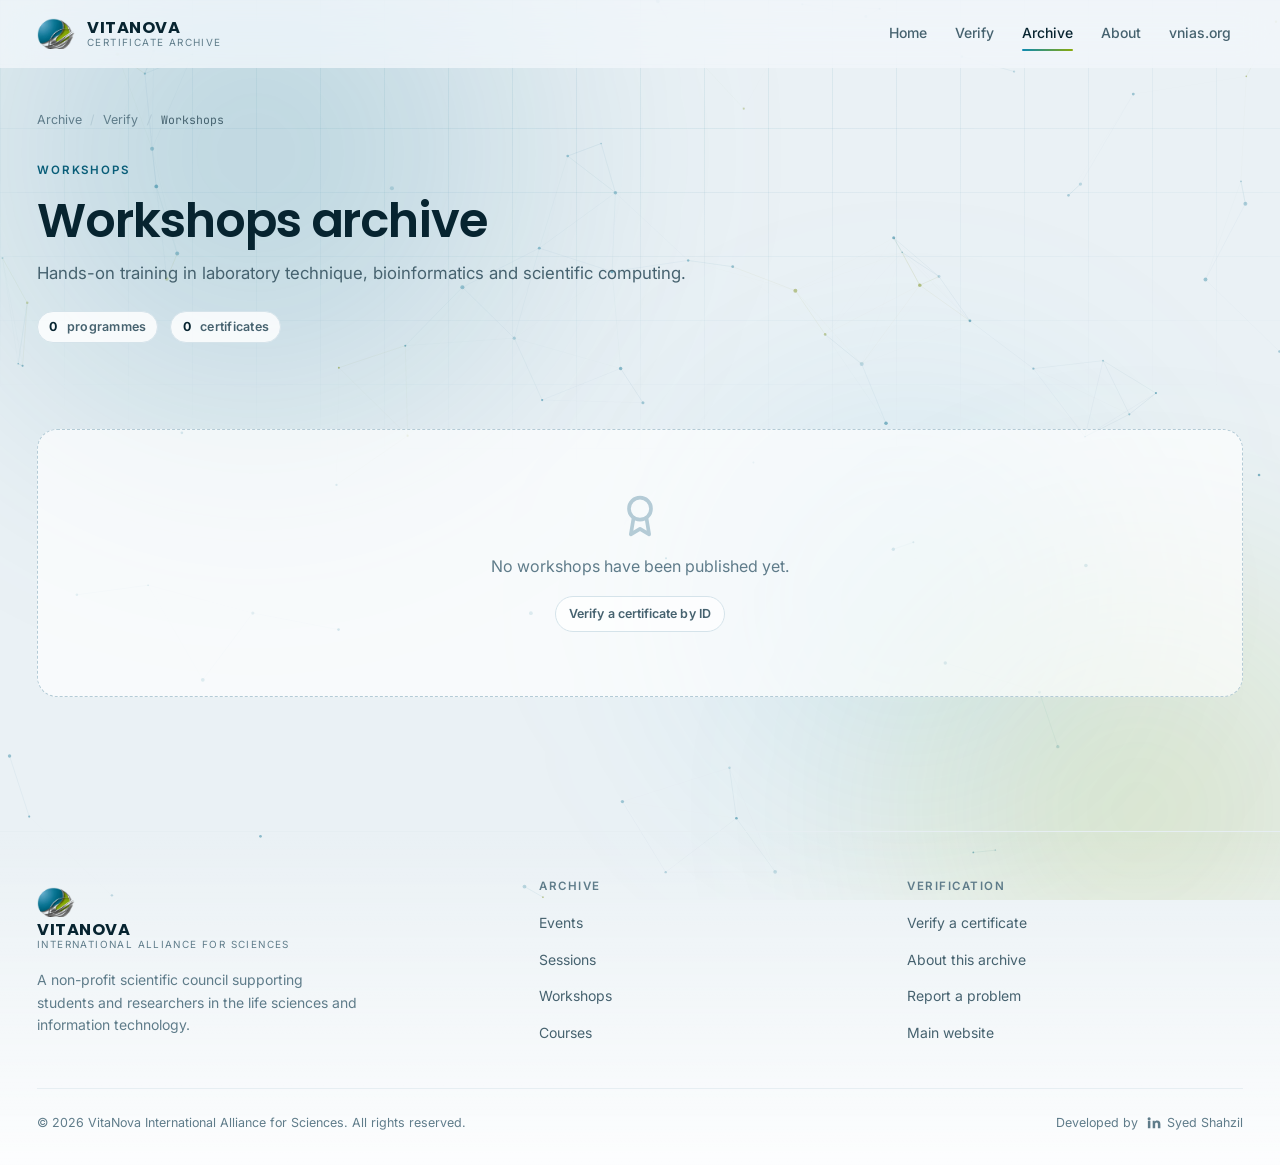
<file: verify/workshops/index.html>
<!DOCTYPE html>
<html lang="en" data-base="../../">
<head>
<meta charset="utf-8">
<meta name="viewport" content="width=device-width, initial-scale=1">
<script>document.documentElement.classList.add("js")</script>
<title>Workshops — VNIAS Certificate Archive</title>
<meta name="description" content="Hands-on training in laboratory technique, bioinformatics and scientific computing. Browse every VNIAS workshop and verify its certificates.">
<link rel="canonical" href="https://vnias.org/verify/workshops/">
<meta name="theme-color" content="#eaf1f5">

<meta property="og:type" content="website">
<meta property="og:site_name" content="VNIAS Certificate Archive">
<meta property="og:title" content="Workshops — VNIAS Certificate Archive">
<meta property="og:description" content="Hands-on training in laboratory technique, bioinformatics and scientific computing. Browse every VNIAS workshop and verify its certificates.">
<meta property="og:url" content="https://vnias.org/verify/workshops/">
<meta property="og:image" content="https://vnias.org/assets/brand/og-default.png">
<meta name="twitter:card" content="summary_large_image">
<link rel="icon" href="../../assets/brand/favicon.ico" sizes="any">
<link rel="icon" type="image/png" href="../../assets/brand/favicon-32.png">
<link rel="apple-touch-icon" href="../../assets/brand/favicon-180.png">
<link rel="preconnect" href="https://fonts.googleapis.com">
<link rel="preconnect" href="https://fonts.gstatic.com" crossorigin>
<link rel="stylesheet" href="https://fonts.googleapis.com/css2?family=Inter:wght@400;500;600;700&amp;family=JetBrains+Mono:wght@500;600&amp;family=Poppins:wght@600;700&amp;display=swap">
<link rel="stylesheet" href="../../assets/css/tokens.css">
<link rel="stylesheet" href="../../assets/css/base.css">
<link rel="stylesheet" href="../../assets/css/components.css">
<link rel="stylesheet" href="../../assets/css/pages.css">

</head>
<body>
<a class="skip-link" href="#main">Skip to content</a>
<div class="atmosphere" aria-hidden="true"><div class="mesh"></div><div class="bloom"></div><canvas id="field"></canvas></div>
<svg width="0" height="0" style="position:absolute" aria-hidden="true" focusable="false">
  <defs>
    <g id="i-search" fill="none" stroke="currentColor" stroke-width="2" stroke-linecap="round" stroke-linejoin="round"><circle cx="11" cy="11" r="8"/><path d="m21 21-4.3-4.3"/></g>
    <g id="i-arrow" fill="none" stroke="currentColor" stroke-width="2" stroke-linecap="round" stroke-linejoin="round"><path d="M5 12h14"/><path d="m12 5 7 7-7 7"/></g>
    <g id="i-shield" fill="none" stroke="currentColor" stroke-width="2" stroke-linecap="round" stroke-linejoin="round"><path d="M20 13c0 5-3.5 7.5-7.66 8.95a1 1 0 0 1-.67-.01C7.5 20.5 4 18 4 13V6a1 1 0 0 1 1-1c2 0 4.5-1.2 6.24-2.72a1.17 1.17 0 0 1 1.52 0C14.51 3.81 17 5 19 5a1 1 0 0 1 1 1z"/><path d="m9 12 2 2 4-4"/></g>
    <g id="i-calendar" fill="none" stroke="currentColor" stroke-width="2" stroke-linecap="round" stroke-linejoin="round"><rect x="3" y="4" width="18" height="18" rx="2"/><path d="M16 2v4M8 2v4M3 10h18"/></g>
    <g id="i-pin" fill="none" stroke="currentColor" stroke-width="2" stroke-linecap="round" stroke-linejoin="round"><path d="M20 10c0 6-8 12-8 12s-8-6-8-12a8 8 0 0 1 16 0Z"/><circle cx="12" cy="10" r="3"/></g>
    <g id="i-users" fill="none" stroke="currentColor" stroke-width="2" stroke-linecap="round" stroke-linejoin="round"><path d="M16 21v-2a4 4 0 0 0-4-4H6a4 4 0 0 0-4 4v2"/><circle cx="9" cy="7" r="4"/><path d="M22 21v-2a4 4 0 0 0-3-3.87M16 3.13a4 4 0 0 1 0 7.75"/></g>
    <g id="i-download" fill="none" stroke="currentColor" stroke-width="2" stroke-linecap="round" stroke-linejoin="round"><path d="M21 15v4a2 2 0 0 1-2 2H5a2 2 0 0 1-2-2v-4"/><path d="m7 10 5 5 5-5M12 15V3"/></g>
    <g id="i-share" fill="none" stroke="currentColor" stroke-width="2" stroke-linecap="round" stroke-linejoin="round"><path d="M4 12v8a2 2 0 0 0 2 2h12a2 2 0 0 0 2-2v-8"/><path d="m16 6-4-4-4 4M12 2v13"/></g>
    <g id="i-copy" fill="none" stroke="currentColor" stroke-width="2" stroke-linecap="round" stroke-linejoin="round"><rect x="8" y="8" width="14" height="14" rx="2"/><path d="M4 16c-1.1 0-2-.9-2-2V4c0-1.1.9-2 2-2h10c1.1 0 2 .9 2 2"/></g>
    <g id="i-print" fill="none" stroke="currentColor" stroke-width="2" stroke-linecap="round" stroke-linejoin="round"><path d="M6 18H4a2 2 0 0 1-2-2v-5a2 2 0 0 1 2-2h16a2 2 0 0 1 2 2v5a2 2 0 0 1-2 2h-2"/><rect x="6" y="14" width="12" height="8" rx="1"/><path d="M6 9V3h12v6"/></g>
    <g id="i-menu" fill="none" stroke="currentColor" stroke-width="2" stroke-linecap="round"><path d="M4 6h16M4 12h16M4 18h16"/></g>
    <g id="i-close" fill="none" stroke="currentColor" stroke-width="2" stroke-linecap="round"><path d="M18 6 6 18M6 6l12 12"/></g>
    <g id="i-alert" fill="none" stroke="currentColor" stroke-width="2" stroke-linecap="round" stroke-linejoin="round"><path d="M10.29 3.86 1.82 18a2 2 0 0 0 1.71 3h16.94a2 2 0 0 0 1.71-3L13.71 3.86a2 2 0 0 0-3.42 0Z"/><path d="M12 9v4M12 17h.01"/></g>
    <g id="i-award" fill="none" stroke="currentColor" stroke-width="2" stroke-linecap="round" stroke-linejoin="round"><circle cx="12" cy="8" r="6"/><path d="M15.477 12.89 17 22l-5-3-5 3 1.523-9.11"/></g>
    <g id="i-mic" fill="none" stroke="currentColor" stroke-width="2" stroke-linecap="round" stroke-linejoin="round"><rect x="9" y="2" width="6" height="11" rx="3"/><path d="M19 10v2a7 7 0 0 1-14 0v-2M12 19v3"/></g>
    <g id="i-board" fill="none" stroke="currentColor" stroke-width="2" stroke-linecap="round" stroke-linejoin="round"><path d="M2 3h20"/><path d="M21 3v11a2 2 0 0 1-2 2H5a2 2 0 0 1-2-2V3"/><path d="m7 21 5-5 5 5"/></g>
    <g id="i-book" fill="none" stroke="currentColor" stroke-width="2" stroke-linecap="round" stroke-linejoin="round"><path d="M4 19.5A2.5 2.5 0 0 1 6.5 17H20"/><path d="M6.5 2H20v20H6.5A2.5 2.5 0 0 1 4 19.5v-15A2.5 2.5 0 0 1 6.5 2Z"/></g>
    <g id="i-globe" fill="none" stroke="currentColor" stroke-width="2" stroke-linecap="round" stroke-linejoin="round"><circle cx="12" cy="12" r="10"/><path d="M2 12h20"/><path d="M12 2a15.3 15.3 0 0 1 4 10 15.3 15.3 0 0 1-4 10 15.3 15.3 0 0 1-4-10 15.3 15.3 0 0 1 4-10Z"/></g>
    <g id="i-lock" fill="none" stroke="currentColor" stroke-width="2" stroke-linecap="round" stroke-linejoin="round"><rect x="3" y="11" width="18" height="11" rx="2"/><path d="M7 11V7a5 5 0 0 1 10 0v4"/></g>
    <g id="i-qr" fill="none" stroke="currentColor" stroke-width="2" stroke-linecap="round" stroke-linejoin="round"><rect x="3" y="3" width="7" height="7" rx="1"/><rect x="14" y="3" width="7" height="7" rx="1"/><rect x="3" y="14" width="7" height="7" rx="1"/><path d="M14 14h3v3h-3zM21 21v.01M21 14v3M14 21h3"/></g>
    <g id="i-external" fill="none" stroke="currentColor" stroke-width="2" stroke-linecap="round" stroke-linejoin="round"><path d="M15 3h6v6M10 14 21 3"/><path d="M18 13v6a2 2 0 0 1-2 2H5a2 2 0 0 1-2-2V8a2 2 0 0 1 2-2h6"/></g>
    <g id="i-linkedin"><path fill="currentColor" d="M4.98 3.5a2.5 2.5 0 1 1 0 5 2.5 2.5 0 0 1 0-5ZM3 9h4v12H3V9Zm7 0h3.8v1.71h.05c.53-.95 1.83-1.96 3.76-1.96C21.6 8.75 23 11 23 14.32V21h-4v-5.9c0-1.4-.03-3.21-2-3.21-2 0-2.31 1.53-2.31 3.11V21h-4V9Z"/></g>
  </defs>
</svg>
<header class="site-header">
  <div class="shell">
    <a class="brand" href="../../">
      <img src="../../assets/brand/vnias-mark.png" alt="" width="38" height="38">
      <span class="brand-text"><span class="brand-name">VITANOVA</span><span class="brand-sub">Certificate Archive</span></span>
    </a>
    <button class="nav-toggle" type="button" aria-expanded="false" aria-controls="nav" aria-label="Menu">
      <svg viewBox="0 0 24 24" width="22" height="22"><use href="#i-menu"/></svg>
    </button>
    <nav class="site-nav" id="nav" aria-label="Main">
      <a href="../../">Home</a>
      <a href="../../verify/">Verify</a>
      <a href="../../verify/workshops/" aria-current="page">Archive</a>
      <a href="../../about/">About</a>
      <a href="https://vnias.org" rel="noopener">vnias.org</a>
    </nav>
  </div>
</header>
<main id="main">
  <div class="shell">
    <div class="page-head">
      <ol class="crumbs"><li><a href="../../">Archive</a></li><li><a href="../../verify/">Verify</a></li><li aria-current="page">Workshops</li></ol>
      <span class="overline">Workshops</span>
      <h1 style="margin-top:var(--sp-3)">Workshops archive</h1>
      <p class="lede">Hands-on training in laboratory technique, bioinformatics and scientific computing.</p>
      <div class="cluster" style="margin-top:var(--sp-6)">
        <span class="chip"><b style="color:var(--text-1)">0</b>&nbsp;programmes</span>
        <span class="chip"><b style="color:var(--text-1)">0</b>&nbsp;certificates</span>
      </div>
    </div>
    <div class="section--tight">
      <div class="empty">
        <svg viewBox="0 0 24 24" aria-hidden="true"><use href="#i-award"/></svg>
        <p>No workshops have been published yet.</p>
        <a class="btn btn--ghost btn--sm" href="../../verify/">Verify a certificate by ID</a>
      </div>
    </div>
  </div>
</main>
<footer class="site-footer">
  <div class="shell">
    <div class="footer-grid">
      <div class="footer-col">
        <a class="brand" href="../../" style="margin-bottom:var(--sp-4)">
          <img src="../../assets/brand/vnias-mark.png" alt="" width="38" height="38">
          <span class="brand-text"><span class="brand-name">VITANOVA</span><span class="brand-sub">International Alliance for Sciences</span></span>
        </a>
        <p style="font-size:var(--fs-sm);color:var(--text-3);max-width:42ch">
          A non-profit scientific council supporting students and researchers in the life sciences
          and information technology.
        </p>
      </div>
      <div class="footer-col">
        <h4>Archive</h4>
        <ul>
          <li><a href="../../verify/events/">Events</a></li>
          <li><a href="../../verify/sessions/">Sessions</a></li>
          <li><a href="../../verify/workshops/">Workshops</a></li>
          <li><a href="../../verify/courses/">Courses</a></li>
        </ul>
      </div>
      <div class="footer-col">
        <h4>Verification</h4>
        <ul>
          <li><a href="../../verify/">Verify a certificate</a></li>
          <li><a href="../../about/">About this archive</a></li>
          <li><a href="mailto:vitanova.science@gmail.com">Report a problem</a></li>
          <li><a href="https://vnias.org" rel="noopener">Main website</a></li>
        </ul>
      </div>
    </div>
    <div class="footer-bottom">
      <span>&copy; <span id="year">2026</span> VitaNova International Alliance for Sciences. All rights reserved.</span>
      <span class="developed-by">Developed by
        <a href="https://www.linkedin.com/in/syedshahzil/" rel="noopener" target="_blank">
          <svg viewBox="0 0 24 24" aria-hidden="true"><use href="#i-linkedin"/></svg>
          Syed Shahzil
        </a>
      </span>
    </div>
  </div>
</footer>
<script type="module" src="../../assets/js/app.js"></script>
<script type="module" src="../../assets/js/field.js"></script>
<script>document.getElementById("year").textContent = new Date().getFullYear();</script>
</body>
</html>
</file>
<file: assets/css/tokens.css>
/* ============================================================================
   VNIAS Certificate Archive — Design Tokens
   ----------------------------------------------------------------------------
   Every colour here is sampled from the official VNIAS logo (main_logo.jpeg)
   by pixel analysis, not chosen by eye.

   The WEBSITE ships light (this file's :root) — it is a public verification
   portal, it sits beside a light vnias.org, and a certificate reads as a
   document, not a dashboard. The DESKTOP APPLICATION stays dark. Both draw from
   the same brand primitives below, so they remain visibly one product.

   The dark set is retained under [data-theme="dark"] — it is the desktop
   mirror, and it lets the site be flipped without redesigning anything.

   Contrast is audited against --surface-1 (#FFFFFF) in light:
     text-1 17.4:1 · text-2 6.5:1 · text-3 4.4:1
     accent-text 7.1:1 · verified-text 5.9:1 · suspended-text 4.8:1
   The logo teal (--teal-600) is 5.8:1 on white — safe for text AND fills, which
   is why the light theme can use the literal brand colour far more directly
   than the dark one could.
   ========================================================================= */

:root {
  /* ── Brand primitives (theme-independent) ────────────────────────────── */
  --teal-900: #042431;
  --teal-800: #063546;
  --teal-700: #074c63;
  --teal-600: #0a6e8f; /* logo core */
  --teal-500: #0e8ab2;
  --teal-400: #17a8d4;
  --teal-300: #4fc4e6;
  --teal-200: #9adcf1;
  --teal-100: #d6f0fa;
  --teal-050: #eef8fd;

  --lime-800: #333d05;
  --lime-700: #4c5c08;
  --lime-600: #63760a;
  --lime-500: #8aaa0a; /* logo core */
  --lime-400: #a6c914;
  --lime-300: #c0e13a;
  --lime-200: #dcf08c;
  --lime-100: #f0f9cf;

  --platinum-700: #2c3438;
  --platinum-600: #3f474d;
  --platinum-500: #5a6268;
  --platinum-400: #8b98a2;
  --platinum-300: #aebac3;
  --platinum-200: #d2d6da;
  --platinum-100: #eaeef1;

  /* ── Surfaces — never pure white; every neutral carries the brand hue ── */
  --canvas: #eaf1f5;
  --surface-0: #f2f7fa;
  --surface-1: #ffffff;
  --surface-2: #f7fbfc;
  --surface-3: #e9f2f6;
  --surface-tint: rgba(255, 255, 255, 0.66);

  --glass: rgba(255, 255, 255, 0.7);
  --glass-strong: rgba(255, 255, 255, 0.93);
  --scrim: rgba(6, 24, 32, 0.62);

  --border-subtle: #e6eef2;
  --border: #d5e3ea;
  --border-strong: #b4cbd6;

  /* ── Content ─────────────────────────────────────────────────────────── */
  --text-1: #072430;
  --text-2: #46626f;
  --text-3: #5f7c8a;
  --text-disabled: #9aaeb8;
  --on-accent: #ffffff;

  /* ── Semantic ────────────────────────────────────────────────────────── */
  --accent: var(--teal-600);
  --accent-text: #085d78;
  --verified: var(--lime-600);
  --verified-text: var(--lime-700);
  --warning: #b3700c;
  --warning-text: #8f5a09;
  --suspended: #c9552c;
  --suspended-text: #a84422;
  --danger: #c42b39;
  --danger-text: #a8202d;
  --info: var(--teal-500);

  /* Washes — tinted fills used for chips, hovers and inline code. */
  --accent-wash: rgba(10, 110, 143, 0.07);
  --accent-wash-strong: rgba(10, 110, 143, 0.11);
  --accent-border: rgba(10, 110, 143, 0.26);
  --verified-wash: rgba(138, 170, 10, 0.13);
  --verified-border: rgba(99, 118, 10, 0.32);
  --suspended-wash: rgba(201, 85, 44, 0.1);
  --suspended-border: rgba(201, 85, 44, 0.3);
  --danger-border: rgba(196, 43, 57, 0.32);

  /* ── Component-level surfaces ────────────────────────────────────────── */
  --header-bg: rgba(242, 247, 250, 0.78);
  --header-bg-stuck: rgba(255, 255, 255, 0.92);
  --footer-bg: linear-gradient(180deg, transparent, rgba(255, 255, 255, 0.86));
  --chip-bg: rgba(255, 255, 255, 0.82);
  --input-bg: rgba(255, 255, 255, 0.9);
  --edge-sheen: rgba(255, 255, 255, 0.95);
  --sheen-color: rgba(10, 110, 143, 0.09);
  --media-fade: linear-gradient(180deg, rgba(255, 255, 255, 0) 42%, rgba(255, 255, 255, 0.93) 96%);
  --avatar-bg: linear-gradient(135deg, var(--teal-600), var(--lime-600));
  --avatar-fg: #ffffff;

  /* ── Category accents — darkened for legibility on light ─────────────── */
  --cat-event: #0a6e8f;
  --cat-session: #10808a;
  --cat-workshop: #3f8c46;
  --cat-course: #74890c;

  /* ── Atmosphere ──────────────────────────────────────────────────────── */
  --aurora-teal: rgba(10, 110, 143, 0.24);
  --aurora-lime: rgba(138, 170, 10, 0.2);
  --aurora-third: rgba(23, 168, 212, 0.14);
  --mesh-line: rgba(10, 110, 143, 0.07);
  --field-dot: 10, 110, 143;
  --field-dot-alt: 116, 137, 12;
  --field-alpha: 0.5;
  --field-link-alpha: 0.16;

  --grad-display: linear-gradient(118deg, var(--teal-600) 0%, var(--teal-500) 34%, var(--lime-600) 100%);
  --grad-rule: linear-gradient(90deg, var(--teal-500), var(--lime-500));

  /* ── Typography ──────────────────────────────────────────────────────── */
  --font-display: "Poppins", "Segoe UI", system-ui, sans-serif;
  --font-body: "Inter", "Segoe UI", system-ui, -apple-system, sans-serif;
  --font-mono: "JetBrains Mono", ui-monospace, "Cascadia Mono", monospace;

  --fs-display: clamp(2.4rem, 1.2rem + 4.2vw, 4.5rem);
  --fs-h1: clamp(1.9rem, 1.1rem + 2.6vw, 3rem);
  --fs-h2: clamp(1.4rem, 1rem + 1.4vw, 2rem);
  --fs-h3: clamp(1.12rem, 0.98rem + 0.5vw, 1.35rem);
  --fs-body: 1rem;
  --fs-sm: 0.875rem;
  --fs-xs: 0.78rem;
  --fs-overline: 0.72rem;

  --lh-tight: 1.12;
  --lh-snug: 1.35;
  --lh-body: 1.62;

  /* ── Space (4px scale) ───────────────────────────────────────────────── */
  --sp-1: 0.25rem;  --sp-2: 0.5rem;   --sp-3: 0.75rem;  --sp-4: 1rem;
  --sp-5: 1.25rem;  --sp-6: 1.5rem;   --sp-8: 2rem;     --sp-10: 2.5rem;
  --sp-12: 3rem;    --sp-16: 4rem;    --sp-20: 5rem;    --sp-24: 6rem;

  --shell: 1280px;
  --shell-wide: 1520px;
  --gutter: clamp(1rem, 0.4rem + 2.4vw, 2.5rem);

  /* ── Radii ───────────────────────────────────────────────────────────── */
  --r-xs: 6px;  --r-sm: 9px;  --r-md: 14px;
  --r-lg: 20px; --r-xl: 28px; --r-pill: 999px;

  /* ── Elevation ────────────────────────────────────────────────────────
     Light-theme shadows are tinted toward the brand hue and layered (a tight
     contact shadow plus a wide ambient one). Pure-black box-shadows on a light
     page read as grey smudge; a cool-tinted pair reads as depth. */
  --sh-1: 0 1px 2px rgba(7, 52, 68, 0.06), 0 1px 1px rgba(7, 52, 68, 0.04);
  --sh-2: 0 2px 6px rgba(7, 52, 68, 0.05), 0 12px 28px -12px rgba(7, 52, 68, 0.2);
  --sh-3: 0 6px 16px -8px rgba(7, 52, 68, 0.14), 0 30px 64px -28px rgba(7, 52, 68, 0.34);
  --sh-focus: 0 0 0 3px rgba(10, 110, 143, 0.24);
  --glow-teal: 0 14px 38px -16px rgba(10, 110, 143, 0.55);
  --glow-lime: 0 14px 34px -16px rgba(138, 170, 10, 0.45);

  /* ── Motion ──────────────────────────────────────────────────────────── */
  --d-fast: 120ms;
  --d-base: 200ms;
  --d-slow: 320ms;
  --d-page: 420ms;
  --ease: cubic-bezier(0.22, 0.61, 0.36, 1);
  --ease-out-expo: cubic-bezier(0.16, 1, 0.3, 1);
  --ease-spring: cubic-bezier(0.34, 1.32, 0.64, 1);

  --header-h: 68px;
}

/* ══════════════════════════════════════════════════════════════════════════
   Dark set — the desktop application's palette, kept in sync and available to
   the site via <html data-theme="dark">. Opt-in only: it is deliberately NOT
   wired to prefers-color-scheme, because the portal's chosen presentation is
   light and a visitor's OS setting should not silently change what an official
   verification record looks like.
   ══════════════════════════════════════════════════════════════════════════ */

[data-theme="dark"] {
  --canvas: #04080b;
  --surface-0: #070d12;
  --surface-1: #0c151c;
  --surface-2: #122029;
  --surface-3: #172a36;
  --surface-tint: rgba(12, 21, 28, 0.55);

  --glass: rgba(18, 32, 41, 0.62);
  --glass-strong: rgba(12, 21, 28, 0.9);
  --scrim: rgba(3, 7, 10, 0.78);

  --border-subtle: #16242e;
  --border: #1e3340;
  --border-strong: #2c4a5c;

  --text-1: #e8f2f7;
  --text-2: #9fb3c0;
  --text-3: #6b8494;
  --text-disabled: #46596a;
  --on-accent: #03141b;

  --accent: var(--teal-500);
  --accent-text: var(--teal-400);
  --verified: var(--lime-400);
  --verified-text: var(--lime-300);
  --warning: #e39a2b;
  --warning-text: #f2b455;
  --suspended: #e2734a;
  --suspended-text: #f09268;
  --danger: #e0525e;
  --danger-text: #f27c86;

  --accent-wash: rgba(23, 168, 212, 0.08);
  --accent-wash-strong: rgba(10, 110, 143, 0.18);
  --accent-border: rgba(23, 168, 212, 0.4);
  --verified-wash: rgba(138, 170, 10, 0.14);
  --verified-border: rgba(166, 201, 20, 0.4);
  --suspended-wash: rgba(226, 115, 74, 0.14);
  --suspended-border: rgba(226, 115, 74, 0.44);
  --danger-border: rgba(224, 82, 94, 0.4);

  --header-bg: rgba(7, 13, 18, 0.72);
  --header-bg-stuck: rgba(6, 11, 15, 0.9);
  --footer-bg: linear-gradient(180deg, transparent, rgba(7, 13, 18, 0.8));
  --chip-bg: rgba(18, 32, 41, 0.7);
  --input-bg: rgba(12, 21, 28, 0.78);
  --edge-sheen: rgba(255, 255, 255, 0.14);
  --sheen-color: rgba(23, 168, 212, 0.16);
  --media-fade: linear-gradient(180deg, rgba(4, 8, 11, 0) 40%, rgba(4, 8, 11, 0.86));
  --avatar-bg: linear-gradient(135deg, var(--teal-700), var(--lime-700));
  --avatar-fg: #eaf6fb;

  --cat-event: #17a8d4;
  --cat-session: #37c0c8;
  --cat-workshop: #6bc46a;
  --cat-course: #a6c914;

  --aurora-teal: rgba(10, 110, 143, 0.5);
  --aurora-lime: rgba(138, 170, 10, 0.22);
  --aurora-third: rgba(23, 168, 212, 0.16);
  --mesh-line: rgba(44, 74, 92, 0.16);
  --field-dot: 23, 168, 212;
  --field-dot-alt: 166, 201, 20;
  --field-alpha: 0.62;
  --field-link-alpha: 0.2;

  --grad-display: linear-gradient(120deg, var(--teal-300) 0%, var(--teal-400) 38%, var(--lime-300) 100%);
  --grad-rule: linear-gradient(90deg, var(--teal-400), var(--lime-400));

  --sh-1: 0 1px 2px rgba(0, 0, 0, 0.4);
  --sh-2: 0 10px 30px -12px rgba(0, 0, 0, 0.66);
  --sh-3: 0 28px 70px -24px rgba(0, 0, 0, 0.78);
  --sh-focus: 0 0 0 3px rgba(23, 168, 212, 0.32);
  --glow-teal: 0 0 42px -6px rgba(14, 138, 178, 0.42);
  --glow-lime: 0 0 34px -4px rgba(166, 201, 20, 0.28);
}

@media (prefers-reduced-motion: reduce) {
  :root {
    --d-fast: 1ms;
    --d-base: 1ms;
    --d-slow: 1ms;
    --d-page: 1ms;
  }
}
</file>
<file: assets/css/base.css>
/* ============================================================================
   Base — reset, typography, layout primitives, atmosphere
   ========================================================================= */

*,
*::before,
*::after { box-sizing: border-box; }

* { margin: 0; }

html {
  -webkit-text-size-adjust: 100%;
  scroll-behavior: smooth;
  scrollbar-color: var(--border-strong) transparent;
}

@media (prefers-reduced-motion: reduce) {
  html { scroll-behavior: auto; }
  *, *::before, *::after {
    animation-duration: 0.001ms !important;
    animation-iteration-count: 1 !important;
    transition-duration: 0.001ms !important;
    scroll-behavior: auto !important;
  }
}

body {
  min-height: 100svh;
  font-family: var(--font-body);
  font-size: var(--fs-body);
  line-height: var(--lh-body);
  color: var(--text-2);
  background: var(--canvas);
  -webkit-font-smoothing: antialiased;
  text-rendering: optimizeLegibility;
  overflow-x: hidden;
}

img, svg, video, canvas { display: block; max-width: 100%; }
img { height: auto; }

input, button, textarea, select { font: inherit; color: inherit; }
button { background: none; border: 0; cursor: pointer; }

a {
  color: var(--accent-text);
  text-decoration: none;
  transition: color var(--d-fast) var(--ease);
}
a:hover { color: var(--accent); }

h1, h2, h3, h4 {
  font-family: var(--font-display);
  font-weight: 600;
  line-height: var(--lh-tight);
  letter-spacing: -0.022em;
  color: var(--text-1);
  text-wrap: balance;
}

h1 { font-size: var(--fs-h1); }
h2 { font-size: var(--fs-h2); }
h3 { font-size: var(--fs-h3); letter-spacing: -0.012em; }

p { text-wrap: pretty; }

::selection { background: var(--accent-wash-strong); color: var(--text-1); }

:focus-visible {
  outline: 2px solid var(--accent);
  outline-offset: 3px;
  border-radius: var(--r-xs);
}

::-webkit-scrollbar { width: 11px; height: 11px; }
::-webkit-scrollbar-track { background: transparent; }
::-webkit-scrollbar-thumb {
  background: var(--border-strong);
  border: 3px solid var(--canvas);
  border-radius: var(--r-pill);
}
::-webkit-scrollbar-thumb:hover { background: var(--accent); }

/* ── Layout primitives ─────────────────────────────────────────────────── */

.shell {
  width: 100%;
  max-width: var(--shell);
  margin-inline: auto;
  padding-inline: var(--gutter);
}
.shell--wide { max-width: var(--shell-wide); }

.section { padding-block: clamp(3rem, 1.5rem + 6vw, 6.5rem); }
.section--tight { padding-block: clamp(2rem, 1rem + 3vw, 3.5rem); }

.stack > * + * { margin-top: var(--sp-4); }
.stack-lg > * + * { margin-top: var(--sp-8); }

.grid { display: grid; gap: var(--sp-5); }
.cluster { display: flex; flex-wrap: wrap; gap: var(--sp-3); align-items: center; }

.skip-link {
  position: absolute;
  top: var(--sp-2);
  left: var(--sp-2);
  z-index: 200;
  padding: var(--sp-3) var(--sp-5);
  background: var(--accent);
  color: var(--on-accent);
  border-radius: var(--r-sm);
  transform: translateY(-160%);
  transition: transform var(--d-base) var(--ease);
}
.skip-link:focus-visible { transform: translateY(0); }

.visually-hidden {
  position: absolute !important;
  width: 1px; height: 1px;
  padding: 0; margin: -1px;
  overflow: hidden;
  clip-path: inset(50%);
  white-space: nowrap;
}

/* ── Atmosphere: aurora + constellation field ──────────────────────────── */

.atmosphere {
  position: fixed;
  inset: 0;
  z-index: -1;
  pointer-events: none;
  overflow: hidden;
  background: var(--canvas);
}

.atmosphere::before,
.atmosphere::after {
  content: "";
  position: absolute;
  border-radius: 50%;
  filter: blur(90px);
  will-change: transform;
}

/* Teal bloom, upper left — the logo sphere. */
.atmosphere::before {
  width: 68vw; height: 68vw;
  min-width: 520px; min-height: 520px;
  top: -22vw; left: -14vw;
  background: radial-gradient(circle, var(--aurora-teal) 0%, transparent 68%);
  animation: drift-a 34s ease-in-out infinite alternate;
}

/* Lime bloom, lower right — the logo segment. */
.atmosphere::after {
  width: 54vw; height: 54vw;
  min-width: 420px; min-height: 420px;
  right: -16vw; bottom: -20vw;
  background: radial-gradient(circle, var(--aurora-lime) 0%, transparent 70%);
  animation: drift-b 44s ease-in-out infinite alternate;
}

/* A third, cooler bloom mid-right keeps the light canvas from flattening out
   into a single wash — on a pale background two gradients read as a gradient,
   three read as atmosphere. */
.atmosphere .bloom {
  position: absolute;
  width: 46vw; height: 46vw;
  min-width: 340px; min-height: 340px;
  top: 34%; right: 6%;
  border-radius: 50%;
  filter: blur(100px);
  background: radial-gradient(circle, var(--aurora-third) 0%, transparent 70%);
  animation: drift-a 52s ease-in-out infinite alternate-reverse;
}

@keyframes drift-a {
  from { transform: translate3d(0, 0, 0) scale(1); }
  to   { transform: translate3d(6vw, 5vh, 0) scale(1.14); }
}
@keyframes drift-b {
  from { transform: translate3d(0, 0, 0) scale(1.08); }
  to   { transform: translate3d(-7vw, -4vh, 0) scale(1); }
}

#field {
  position: absolute;
  inset: 0;
  width: 100%;
  height: 100%;
}

/* A fine grid, barely there — gives the dark field a sense of surface. */
.atmosphere .mesh {
  position: absolute;
  inset: 0;
  background-image:
    linear-gradient(var(--mesh-line) 1px, transparent 1px),
    linear-gradient(90deg, var(--mesh-line) 1px, transparent 1px);
  background-size: 64px 64px;
  mask-image: radial-gradient(ellipse 110% 70% at 50% 0%, #000 20%, transparent 78%);
}

@media (prefers-reduced-motion: reduce) {
  .atmosphere::before,
  .atmosphere::after,
  .atmosphere .bloom { animation: none; }
  #field { display: none; }
}

@media (max-width: 640px) {
  #field { display: none; }
  .atmosphere::before,
  .atmosphere::after,
  .atmosphere .bloom { animation: none; }
}

/* ── Scroll reveal ─────────────────────────────────────────────────────── */

/* Scoped to .js — set by an inline script in <head>. Without this guard a
   visitor with JavaScript disabled (or a script that fails to load) gets a page
   whose entire content sits at opacity 0. Content must never depend on JS to
   become visible; only the animation does. */
.js [data-reveal] {
  opacity: 0;
  transform: translateY(18px);
  transition:
    opacity var(--d-slow) var(--ease-out-expo),
    transform var(--d-slow) var(--ease-out-expo);
  transition-delay: var(--reveal-delay, 0ms);
}
.js [data-reveal].is-visible { opacity: 1; transform: none; }

@media (prefers-reduced-motion: reduce) {
  .js [data-reveal] { opacity: 1; transform: none; }
}

/* ── Page transitions (progressive enhancement) ────────────────────────── */

@view-transition { navigation: auto; }

::view-transition-old(root) {
  animation: vt-out 180ms var(--ease) both;
}
::view-transition-new(root) {
  animation: vt-in var(--d-page) var(--ease-out-expo) both;
}

@keyframes vt-out { to { opacity: 0; transform: translateY(-8px); } }
@keyframes vt-in { from { opacity: 0; transform: translateY(14px); } }

/* ── Print ─────────────────────────────────────────────────────────────── */

@media print {
  .atmosphere, .site-header, .site-footer, .no-print { display: none !important; }
  body { background: #fff; color: #000; }
  .panel, .card { border: 1px solid #ccc !important; background: #fff !important; box-shadow: none !important; }
  h1, h2, h3, .cert-name { color: #000 !important; }
  a { color: #000 !important; }
}
</file>
<file: assets/css/components.css>
/* ============================================================================
   Components — reusable across every page and every generated certificate page
   ----------------------------------------------------------------------------
   No colour literals below this line. Everything resolves through tokens.css,
   which is what lets the whole site switch light/dark from one file.
   ========================================================================= */

/* ── Header ────────────────────────────────────────────────────────────── */

.site-header {
  position: sticky;
  top: 0;
  z-index: 100;
  height: var(--header-h);
  display: flex;
  align-items: center;
  background: var(--header-bg);
  border-bottom: 1px solid transparent;
  transition: background var(--d-base) var(--ease), border-color var(--d-base) var(--ease),
              box-shadow var(--d-base) var(--ease);
}
@supports (backdrop-filter: blur(1px)) {
  .site-header { backdrop-filter: blur(18px) saturate(150%); }
}
.site-header.is-stuck {
  background: var(--header-bg-stuck);
  border-bottom-color: var(--border-subtle);
  box-shadow: var(--sh-1);
}

.site-header .shell {
  display: flex;
  align-items: center;
  gap: var(--sp-6);
  width: 100%;
  max-width: var(--shell-wide);
}

.brand {
  display: flex;
  align-items: center;
  gap: var(--sp-3);
  color: var(--text-1);
  flex-shrink: 0;
}
.brand:hover { color: var(--text-1); }
.brand img {
  width: 38px;
  height: 38px;
  object-fit: contain;
  transition: transform var(--d-slow) var(--ease-spring);
}
.brand:hover img { transform: scale(1.07) rotate(-4deg); }

.brand-text { display: flex; flex-direction: column; line-height: 1.1; }
.brand-name {
  font-family: var(--font-display);
  font-weight: 700;
  font-size: 1.02rem;
  letter-spacing: 0.03em;
  color: var(--text-1);
}
.brand-sub {
  font-size: 0.62rem;
  letter-spacing: 0.14em;
  text-transform: uppercase;
  color: var(--text-3);
  white-space: nowrap;
}

.site-nav { display: flex; gap: var(--sp-1); margin-left: auto; align-items: center; }

.site-nav a {
  position: relative;
  padding: var(--sp-2) var(--sp-3);
  font-size: var(--fs-sm);
  font-weight: 500;
  color: var(--text-2);
  border-radius: var(--r-sm);
  transition: color var(--d-fast) var(--ease), background var(--d-fast) var(--ease);
}
.site-nav a:hover { color: var(--text-1); background: var(--accent-wash); }
.site-nav a[aria-current="page"] { color: var(--text-1); }
.site-nav a[aria-current="page"]::after {
  content: "";
  position: absolute;
  left: var(--sp-3); right: var(--sp-3);
  bottom: 2px;
  height: 2px;
  border-radius: var(--r-pill);
  background: var(--grad-rule);
}

.nav-toggle { display: none; padding: var(--sp-2); color: var(--text-2); border-radius: var(--r-sm); }

@media (max-width: 760px) {
  .brand-sub { display: none; }
  .nav-toggle { display: inline-flex; margin-left: auto; }
  .site-nav {
    position: absolute;
    top: var(--header-h); left: 0; right: 0;
    flex-direction: column;
    align-items: stretch;
    gap: 0;
    padding: var(--sp-2);
    margin: 0;
    background: var(--glass-strong);
    backdrop-filter: blur(20px);
    border-bottom: 1px solid var(--border);
    box-shadow: var(--sh-2);
    display: none;
  }
  .site-nav.is-open { display: flex; }
  .site-nav a { padding: var(--sp-4); }
  .site-nav a[aria-current="page"]::after { display: none; }
}

/* ── Footer ────────────────────────────────────────────────────────────── */

.site-footer {
  margin-top: var(--sp-20);
  padding-block: var(--sp-12) var(--sp-8);
  border-top: 1px solid var(--border-subtle);
  background: var(--footer-bg);
}
.footer-grid {
  display: grid;
  gap: var(--sp-8);
  grid-template-columns: 1.4fr repeat(2, minmax(0, 1fr));
}
@media (max-width: 760px) { .footer-grid { grid-template-columns: 1fr; } }

.footer-col h4 {
  font-family: var(--font-body);
  font-size: var(--fs-overline);
  font-weight: 600;
  letter-spacing: 0.13em;
  text-transform: uppercase;
  color: var(--text-3);
  margin-bottom: var(--sp-4);
}
.footer-col ul { list-style: none; padding: 0; display: grid; gap: var(--sp-2); }
.footer-col a {
  color: var(--text-2);
  font-size: var(--fs-sm);
  /* WCAG 2.2 AA (2.5.8) asks for 24×24 CSS px of pointer target. These are a
     stacked list rather than links inside a sentence, so the inline exception
     does not apply — at the natural 17px line box they are a genuinely awkward
     tap on a phone, and the neighbouring link is 8px away. */
  display: inline-block;
  min-height: 24px;
  padding-block: 3px;
}
.footer-col a:hover { color: var(--accent-text); }

.footer-bottom {
  display: flex;
  flex-wrap: wrap;
  gap: var(--sp-4);
  align-items: center;
  justify-content: space-between;
  margin-top: var(--sp-10);
  padding-top: var(--sp-6);
  border-top: 1px solid var(--border-subtle);
  font-size: var(--fs-xs);
  color: var(--text-3);
}
.developed-by { display: inline-flex; align-items: center; gap: var(--sp-2); }
.developed-by a { color: var(--text-3); display: inline-flex; align-items: center; gap: 6px; }
.developed-by a:hover { color: var(--accent-text); }
.developed-by svg { width: 15px; height: 15px; }

/* ── Hairline: the logo's metallic swoosh, as a rule ───────────────────── */

.hairline {
  height: 1px;
  border: 0;
  background: linear-gradient(90deg, transparent, var(--border-strong) 24%, var(--platinum-400) 50%, var(--border-strong) 76%, transparent);
  opacity: 0.7;
}

/* ── Surfaces ──────────────────────────────────────────────────────────── */

.panel {
  position: relative;
  background: var(--glass);
  border: 1px solid var(--border);
  border-radius: var(--r-lg);
  box-shadow: var(--sh-2);
  overflow: hidden;
}
@supports (backdrop-filter: blur(1px)) {
  .panel { backdrop-filter: blur(20px) saturate(140%); }
}
.panel::before {
  content: "";
  position: absolute;
  inset: 0 0 auto;
  height: 1px;
  background: linear-gradient(90deg, transparent, var(--edge-sheen), transparent);
}
.panel-body { padding: clamp(1.25rem, 0.9rem + 1.4vw, 2rem); }

/* ── Buttons ───────────────────────────────────────────────────────────── */

.btn {
  --btn-bg: transparent;
  --btn-fg: var(--text-1);
  --btn-bd: var(--border-strong);
  display: inline-flex;
  align-items: center;
  justify-content: center;
  gap: var(--sp-2);
  padding: 0.7rem 1.25rem;
  font-size: var(--fs-sm);
  font-weight: 600;
  letter-spacing: 0.005em;
  color: var(--btn-fg);
  background: var(--btn-bg);
  border: 1px solid var(--btn-bd);
  border-radius: var(--r-pill);
  white-space: nowrap;
  transition: transform var(--d-fast) var(--ease), box-shadow var(--d-base) var(--ease),
              background var(--d-base) var(--ease), border-color var(--d-base) var(--ease),
              color var(--d-base) var(--ease);
}
.btn:hover { transform: translateY(-1px); }
.btn:active { transform: translateY(0) scale(0.985); }
.btn svg { width: 17px; height: 17px; flex-shrink: 0; }

.btn--primary {
  --btn-bg: linear-gradient(135deg, var(--teal-500), var(--teal-600));
  --btn-fg: var(--on-accent);
  --btn-bd: transparent;
  box-shadow: var(--glow-teal);
}
.btn--primary:hover { box-shadow: var(--sh-2), var(--glow-teal); }

.btn--ghost {
  --btn-bd: var(--border);
  --btn-fg: var(--text-2);
  background: var(--surface-tint);
}
.btn--ghost:hover { --btn-bd: var(--accent); --btn-fg: var(--accent-text); background: var(--accent-wash); }

.btn--sm { padding: 0.42rem 0.85rem; font-size: var(--fs-xs); }

/* ── Chips & badges ────────────────────────────────────────────────────── */

.chip {
  display: inline-flex;
  align-items: center;
  gap: 6px;
  padding: 0.3rem 0.7rem;
  font-size: var(--fs-xs);
  font-weight: 600;
  letter-spacing: 0.02em;
  border-radius: var(--r-pill);
  border: 1px solid var(--border);
  background: var(--chip-bg);
  color: var(--text-2);
}
.chip--accent { border-color: var(--accent-border); color: var(--accent-text); background: var(--accent-wash-strong); }
.chip--verified { border-color: var(--verified-border); color: var(--verified-text); background: var(--verified-wash); }
.chip--suspended { border-color: var(--suspended-border); color: var(--suspended-text); background: var(--suspended-wash); }
.chip .dot { width: 6px; height: 6px; border-radius: 50%; background: currentColor; }

.overline {
  font-size: var(--fs-overline);
  font-weight: 600;
  letter-spacing: 0.16em;
  text-transform: uppercase;
  color: var(--accent-text);
}

/* ── Breadcrumbs ───────────────────────────────────────────────────────── */

.crumbs {
  display: flex;
  flex-wrap: wrap;
  align-items: center;
  gap: var(--sp-2);
  font-size: var(--fs-xs);
  color: var(--text-3);
  list-style: none;
  padding: 0;
}
.crumbs li { display: flex; align-items: center; gap: var(--sp-2); }
.crumbs li + li::before { content: "/"; color: var(--border-strong); }
.crumbs a {
  color: var(--text-3);
  /* Same 24px rule. The breadcrumb is the primary way back on a phone, where
     there is no persistent navigation, so it is worth the extra few pixels. */
  display: inline-flex;
  align-items: center;
  min-height: 24px;
}
.crumbs a:hover { color: var(--accent-text); }
.crumbs [aria-current] { color: var(--text-2); font-family: var(--font-mono); font-size: 0.72rem; }

/* ── Verification seal ─────────────────────────────────────────────────── */

.seal {
  position: relative;
  display: grid;
  place-items: center;
  width: 84px; height: 84px;
  border-radius: 50%;
  flex-shrink: 0;
  box-shadow: var(--sh-1);
}
.seal::before {
  content: "";
  position: absolute;
  inset: 0;
  border-radius: 50%;
  background: conic-gradient(from 0deg, var(--lime-500), var(--teal-500), var(--lime-500));
  animation: seal-spin 7s linear infinite;
}
.seal::after {
  content: "";
  position: absolute;
  inset: 3px;
  border-radius: 50%;
  background: var(--surface-1);
}
/* z-index is required, not decorative: ::after is the last child and would
   otherwise paint its solid disc straight over the icon. */
.seal svg { position: relative; z-index: 1; width: 38px; height: 38px; color: var(--verified); }
.seal--suspended::before {
  background: conic-gradient(from 0deg, var(--suspended), var(--warning), var(--suspended));
  animation: none;
}
.seal--suspended svg { color: var(--suspended); }

@keyframes seal-spin { to { transform: rotate(360deg); } }
@media (prefers-reduced-motion: reduce) { .seal::before { animation: none; } }

/* ── Cards ─────────────────────────────────────────────────────────────── */

.card {
  position: relative;
  display: flex;
  flex-direction: column;
  background: var(--surface-1);
  border: 1px solid var(--border);
  border-radius: var(--r-lg);
  overflow: hidden;
  text-decoration: none;
  color: inherit;
  isolation: isolate;
  box-shadow: var(--sh-1);
  transition: transform var(--d-base) var(--ease), border-color var(--d-base) var(--ease),
              box-shadow var(--d-base) var(--ease);
}

.card::after {
  /* cursor-following specular sheen, driven by --mx/--my in JS */
  content: "";
  position: absolute;
  inset: 0;
  z-index: 2;
  pointer-events: none;
  opacity: 0;
  background: radial-gradient(340px circle at var(--mx, 50%) var(--my, 50%),
              var(--sheen-color), transparent 62%);
  transition: opacity var(--d-base) var(--ease);
}
.card:hover { transform: translateY(-5px); border-color: var(--accent-border); box-shadow: var(--sh-3); }
.card:hover::after { opacity: 1; }

.card-media {
  position: relative;
  aspect-ratio: 16 / 9;
  overflow: hidden;
  background: var(--surface-3);
}
.card-media img {
  width: 100%; height: 100%;
  object-fit: cover;
  transition: transform var(--d-slow) var(--ease-out-expo);
}
.card:hover .card-media img { transform: scale(1.06); }
.card-media::after {
  content: "";
  position: absolute;
  inset: 0;
  background: var(--media-fade);
}
.card-media .chip { position: absolute; top: var(--sp-3); left: var(--sp-3); z-index: 1; box-shadow: var(--sh-1); }

.card-body { padding: var(--sp-5); display: flex; flex-direction: column; gap: var(--sp-2); flex: 1; }
.card-title { font-size: var(--fs-h3); color: var(--text-1); }
.card-sub { font-size: var(--fs-sm); color: var(--text-3); }
.card-meta {
  display: flex; flex-wrap: wrap; gap: var(--sp-4);
  margin-top: auto; padding-top: var(--sp-4);
  border-top: 1px solid var(--border-subtle);
  font-size: var(--fs-xs); color: var(--text-3);
}
.card-meta strong { color: var(--text-1); font-variant-numeric: tabular-nums; }

/* Category card — the four entry points on the homepage. */
.cat-card {
  --cat: var(--accent);
  position: relative;
  display: flex;
  flex-direction: column;
  gap: var(--sp-3);
  padding: var(--sp-6);
  min-height: 232px;
  border: 1px solid var(--border);
  border-radius: var(--r-lg);
  background: var(--surface-1);
  box-shadow: var(--sh-1);
  overflow: hidden;
  color: inherit;
  transition: transform var(--d-base) var(--ease), border-color var(--d-base) var(--ease),
              box-shadow var(--d-base) var(--ease);
}
.cat-card::before {
  content: "";
  position: absolute;
  top: -55%; right: -32%;
  width: 74%; aspect-ratio: 1;
  border-radius: 50%;
  background: radial-gradient(circle, color-mix(in srgb, var(--cat) 18%, transparent), transparent 68%);
  transition: transform var(--d-slow) var(--ease-out-expo), opacity var(--d-slow) var(--ease);
  opacity: 0.8;
}
.cat-card:hover {
  transform: translateY(-6px);
  border-color: color-mix(in srgb, var(--cat) 40%, transparent);
  box-shadow: var(--sh-3);
}
.cat-card:hover::before { transform: translate3d(-10%, 14%, 0) scale(1.22); opacity: 1; }

.cat-icon {
  display: grid; place-items: center;
  width: 46px; height: 46px;
  border-radius: var(--r-md);
  background: color-mix(in srgb, var(--cat) 12%, transparent);
  border: 1px solid color-mix(in srgb, var(--cat) 28%, transparent);
  color: var(--cat);
}
.cat-icon svg { width: 23px; height: 23px; }
.cat-card h3 { font-size: 1.28rem; }
.cat-card p { font-size: var(--fs-sm); color: var(--text-3); }
.cat-count {
  margin-top: auto;
  display: flex; align-items: baseline; gap: var(--sp-2);
  font-family: var(--font-mono);
  color: var(--cat);
}
.cat-count b { font-size: 1.7rem; font-weight: 600; font-variant-numeric: tabular-nums; }
.cat-count span { font-size: var(--fs-xs); color: var(--text-3); font-family: var(--font-body); }

/* ── Stat tiles ────────────────────────────────────────────────────────── */

.stat {
  padding: var(--sp-5);
  border: 1px solid var(--border-subtle);
  border-radius: var(--r-md);
  background: var(--surface-1);
  box-shadow: var(--sh-1);
  text-align: center;
}
.stat b {
  display: block;
  font-family: var(--font-display);
  font-size: clamp(1.7rem, 1.2rem + 1.6vw, 2.6rem);
  font-weight: 700;
  font-variant-numeric: tabular-nums;
  background: var(--grad-display);
  -webkit-background-clip: text;
  background-clip: text;
  color: transparent;
}
.stat span {
  display: block;
  font-size: 0.72rem;
  letter-spacing: 0.06em;
  text-transform: uppercase;
  color: var(--text-3);
  text-wrap: balance;
}

/* ── Search ────────────────────────────────────────────────────────────── */

.search {
  position: relative;
  display: flex;
  align-items: center;
  gap: var(--sp-2);
  padding: 6px 6px 6px var(--sp-5);
  background: var(--input-bg);
  border: 1px solid var(--border-strong);
  border-radius: var(--r-pill);
  box-shadow: var(--sh-1);
  transition: border-color var(--d-base) var(--ease), box-shadow var(--d-base) var(--ease);
}
@supports (backdrop-filter: blur(1px)) { .search { backdrop-filter: blur(16px); } }
.search:focus-within { border-color: var(--accent); box-shadow: var(--sh-focus), var(--sh-2); }
.search svg { width: 19px; height: 19px; color: var(--text-3); flex-shrink: 0; }
.search input {
  flex: 1;
  min-width: 0;
  padding-block: 0.6rem;
  background: none;
  border: 0;
  outline: none;
  font-family: var(--font-mono);
  font-size: var(--fs-sm);
  letter-spacing: 0.06em;
  color: var(--text-1);
  text-transform: uppercase;
}
.search input::placeholder { color: var(--text-disabled); letter-spacing: 0.04em; }

.search-hint { margin-top: var(--sp-3); font-size: var(--fs-xs); color: var(--text-3); }
.search-hint code {
  font-family: var(--font-mono);
  color: var(--accent-text);
  background: var(--accent-wash-strong);
  padding: 2px 7px;
  border-radius: var(--r-xs);
}

.search-status {
  margin-top: var(--sp-5);
  padding: var(--sp-5);
  border-radius: var(--r-md);
  border: 1px solid var(--border);
  background: var(--surface-1);
  box-shadow: var(--sh-1);
  font-size: var(--fs-sm);
}
.search-status[hidden] { display: none; }
.search-status code {
  font-family: var(--font-mono);
  color: var(--accent-text);
  background: var(--accent-wash-strong);
  padding: 2px 7px;
  border-radius: var(--r-xs);
}
.search-status--error { border-color: var(--danger-border); color: var(--danger-text); }
.search-status--ok { border-color: var(--verified-border); color: var(--verified-text); }

/* ── Definition list / meta table ──────────────────────────────────────── */

.meta-list {
  display: grid; gap: 1px;
  background: var(--border-subtle);
  border: 1px solid var(--border-subtle);
  border-radius: var(--r-md);
  overflow: hidden;
  box-shadow: var(--sh-1);
}
.meta-row {
  display: grid;
  grid-template-columns: minmax(120px, 34%) 1fr;
  gap: var(--sp-4);
  padding: var(--sp-4) var(--sp-5);
  background: var(--surface-1);
}
.meta-row dt { font-size: var(--fs-xs); letter-spacing: 0.08em; text-transform: uppercase; color: var(--text-3); }
.meta-row dd { margin: 0; font-size: var(--fs-sm); color: var(--text-1); }
.meta-row dd.mono { font-family: var(--font-mono); letter-spacing: 0.04em; color: var(--accent-text); word-break: break-all; }
@media (max-width: 560px) { .meta-row { grid-template-columns: 1fr; gap: var(--sp-1); } }

/* ── People ────────────────────────────────────────────────────────────── */

.people { display: grid; gap: var(--sp-4); grid-template-columns: repeat(auto-fill, minmax(240px, 1fr)); }
.person {
  display: flex;
  align-items: center;
  gap: var(--sp-4);
  padding: var(--sp-4);
  border: 1px solid var(--border-subtle);
  border-radius: var(--r-md);
  background: var(--surface-1);
  box-shadow: var(--sh-1);
  transition: border-color var(--d-base) var(--ease), transform var(--d-base) var(--ease),
              box-shadow var(--d-base) var(--ease);
}
.person:hover { border-color: var(--accent-border); transform: translateY(-2px); box-shadow: var(--sh-2); }
.person-avatar {
  display: grid; place-items: center;
  width: 46px; height: 46px;
  flex-shrink: 0;
  border-radius: 50%;
  object-fit: cover;
  background: var(--avatar-bg);
  color: var(--avatar-fg);
  font-family: var(--font-display);
  font-weight: 600;
  font-size: 0.95rem;
}
.person-name { color: var(--text-1); font-weight: 600; font-size: var(--fs-sm); }
.person-role { font-size: var(--fs-xs); color: var(--text-3); }

/* ── Lightbox ──────────────────────────────────────────────────────────── */

/* A <dialog> is hidden by the UA stylesheet via `dialog:not([open]){display:none}`.
   Setting `display` on the element itself overrides that and leaves the lightbox
   permanently open across the page — so the display switch must be keyed to
   [open], never applied to the base selector. */
.lightbox:not([open]) { display: none; }

.lightbox[open] {
  display: grid;
  place-items: center;
}

.lightbox {
  position: fixed;
  inset: 0;
  z-index: 300;
  padding: var(--sp-6);
  background: var(--scrim);
  border: 0;
  max-width: 100%;
  max-height: 100%;
  width: 100%;
  height: 100%;
}
@supports (backdrop-filter: blur(1px)) { .lightbox { backdrop-filter: blur(14px); } }
.lightbox::backdrop { background: var(--scrim); }
.lightbox img {
  max-width: min(96vw, 1600px);
  max-height: 88vh;
  object-fit: contain;
  border-radius: var(--r-sm);
  box-shadow: var(--sh-3);
  cursor: zoom-out;
  animation: lb-in var(--d-slow) var(--ease-out-expo) both;
}
@keyframes lb-in { from { opacity: 0; transform: scale(0.965); } }
.lightbox-close {
  position: absolute;
  top: var(--sp-5); right: var(--sp-5);
  display: grid; place-items: center;
  width: 42px; height: 42px;
  border-radius: 50%;
  border: 1px solid var(--border-strong);
  background: var(--glass-strong);
  color: var(--text-1);
}
.lightbox-close:hover { border-color: var(--accent); }

/* ── Empty state ───────────────────────────────────────────────────────── */

.empty {
  display: grid;
  place-items: center;
  gap: var(--sp-4);
  padding: var(--sp-16) var(--sp-6);
  text-align: center;
  border: 1px dashed var(--border-strong);
  border-radius: var(--r-lg);
  background: var(--surface-tint);
  color: var(--text-3);
}
.empty svg { width: 44px; height: 44px; color: var(--border-strong); }

/* ── Toolbar (filter/sort rows) ────────────────────────────────────────── */

.toolbar {
  display: flex;
  flex-wrap: wrap;
  align-items: center;
  gap: var(--sp-3);
  margin-bottom: var(--sp-6);
}
.toolbar .search { flex: 1 1 260px; padding-left: var(--sp-4); }
.toolbar .search input { text-transform: none; font-family: var(--font-body); letter-spacing: 0; }

.segmented {
  display: inline-flex; padding: 4px; gap: 2px;
  border: 1px solid var(--border);
  border-radius: var(--r-pill);
  background: var(--surface-1);
  box-shadow: var(--sh-1);
}
.segmented button {
  padding: 0.42rem 0.9rem;
  font-size: var(--fs-xs);
  font-weight: 600;
  color: var(--text-3);
  border-radius: var(--r-pill);
  transition: color var(--d-fast) var(--ease), background var(--d-fast) var(--ease);
}
.segmented button[aria-pressed="true"] { color: var(--on-accent); background: var(--accent); }
.segmented button:hover:not([aria-pressed="true"]) { color: var(--text-1); }

/* ── Toast ─────────────────────────────────────────────────────────────── */

.toast-host {
  position: fixed;
  right: var(--sp-5);
  bottom: var(--sp-5);
  z-index: 400;
  display: grid;
  gap: var(--sp-2);
  pointer-events: none;
}
.toast {
  display: flex; align-items: center; gap: var(--sp-3);
  padding: var(--sp-3) var(--sp-5);
  font-size: var(--fs-sm);
  color: var(--text-1);
  background: var(--glass-strong);
  border: 1px solid var(--border-strong);
  border-radius: var(--r-pill);
  box-shadow: var(--sh-3);
  animation: toast-in var(--d-base) var(--ease-spring) both;
}
@keyframes toast-in { from { opacity: 0; transform: translateY(12px); } }
</file>
<file: assets/css/pages.css>
/* ============================================================================
   Page compositions — home, verify, category, project, certificate
   ========================================================================= */

/* ── Shared page head ──────────────────────────────────────────────────── */

.page-head { padding-block: var(--sp-10) var(--sp-8); }
.page-head .crumbs { margin-bottom: var(--sp-6); }
.page-head h1 { margin-bottom: var(--sp-3); }
.page-head .lede { max-width: 62ch; font-size: 1.05rem; color: var(--text-2); }

/* ── Home hero ─────────────────────────────────────────────────────────── */

.hero {
  position: relative;
  padding-block: clamp(3.5rem, 2rem + 8vw, 8rem) clamp(3rem, 2rem + 4vw, 5rem);
  text-align: center;
}
.hero-mark {
  width: clamp(88px, 12vw, 128px);
  margin: 0 auto var(--sp-6);
  filter: drop-shadow(0 16px 28px rgba(7, 52, 68, 0.28));
  animation: mark-float 9s ease-in-out infinite;
}
@keyframes mark-float {
  0%, 100% { transform: translateY(0) rotate(0deg); }
  50% { transform: translateY(-10px) rotate(1.6deg); }
}
@media (prefers-reduced-motion: reduce) { .hero-mark { animation: none; } }

.hero h1 {
  font-size: var(--fs-display);
  font-weight: 700;
  letter-spacing: -0.03em;
  margin-bottom: var(--sp-5);
}
.hero h1 .grad {
  background: var(--grad-display);
  -webkit-background-clip: text;
  background-clip: text;
  color: transparent;
}
.hero .lede {
  max-width: 58ch;
  margin: 0 auto var(--sp-8);
  font-size: clamp(1rem, 0.94rem + 0.3vw, 1.14rem);
  color: var(--text-2);
}

/* The verification desk — the primary action on the site. */
.desk { max-width: 620px; margin-inline: auto; }
.desk .search { padding-left: var(--sp-5); box-shadow: var(--sh-2); }
.desk .search input { font-size: 1rem; }
.desk .btn { flex-shrink: 0; }

.hero-stats {
  display: grid;
  grid-template-columns: repeat(auto-fit, minmax(148px, 1fr));
  gap: var(--sp-4);
  max-width: 780px;
  margin: var(--sp-12) auto 0;
}

/* ── Section headers ───────────────────────────────────────────────────── */

.sec-head {
  display: flex;
  align-items: flex-end;
  justify-content: space-between;
  flex-wrap: wrap;
  gap: var(--sp-4);
  margin-bottom: var(--sp-8);
}
.sec-head .overline { display: block; margin-bottom: var(--sp-2); }
.sec-head p { max-width: 52ch; color: var(--text-3); font-size: var(--fs-sm); margin-top: var(--sp-2); }

/* ── Grids ─────────────────────────────────────────────────────────────── */

.cat-grid {
  display: grid;
  gap: var(--sp-5);
  grid-template-columns: repeat(auto-fit, minmax(248px, 1fr));
}

.card-grid {
  display: grid;
  gap: var(--sp-5);
  grid-template-columns: repeat(auto-fill, minmax(296px, 1fr));
}

.roll {
  display: grid;
  gap: var(--sp-2);
  grid-template-columns: repeat(auto-fill, minmax(336px, 1fr));
}
.roll-item {
  display: flex;
  align-items: center;
  gap: var(--sp-4);
  padding: var(--sp-3) var(--sp-4);
  border: 1px solid var(--border-subtle);
  border-radius: var(--r-md);
  background: var(--surface-1);
  color: inherit;
  transition: border-color var(--d-fast) var(--ease), background var(--d-fast) var(--ease),
              transform var(--d-fast) var(--ease), box-shadow var(--d-fast) var(--ease);
}
.roll-item:hover {
  border-color: var(--accent-border);
  background: var(--accent-wash);
  transform: translateX(3px);
  box-shadow: var(--sh-1);
  color: inherit;
}
.roll-item .idx {
  font-family: var(--font-mono);
  font-size: var(--fs-xs);
  color: var(--text-disabled);
  min-width: 2.4ch;
  text-align: right;
}
.roll-name { flex: 1; min-width: 0; font-size: var(--fs-sm); color: var(--text-1); overflow: hidden; text-overflow: ellipsis; white-space: nowrap; }
.roll-id { font-family: var(--font-mono); font-size: 0.7rem; color: var(--text-3); letter-spacing: 0.04em; }
@media (max-width: 560px) { .roll-id { display: none; } }

/* ── Project hero ──────────────────────────────────────────────────────────
   Deliberately the one dark band on a light page. A full-bleed teal-washed
   image behind white type gives the archive a focal moment and stops the
   listing pages from reading as one continuous white sheet. */

.project-hero {
  position: relative;
  border-radius: var(--r-xl);
  overflow: hidden;
  border: 1px solid var(--border);
  background: var(--teal-900);
  box-shadow: var(--sh-2);
  margin-bottom: var(--sp-10);
}
.project-hero-media { position: absolute; inset: 0; }
.project-hero-media img { width: 100%; height: 100%; object-fit: cover; opacity: 0.55; }
.project-hero-media::after {
  content: "";
  position: absolute;
  inset: 0;
  background:
    linear-gradient(180deg, rgba(4, 36, 49, 0.42), rgba(4, 36, 49, 0.92)),
    radial-gradient(70% 100% at 12% 0%, rgba(10, 110, 143, 0.55), transparent 70%);
}
.project-hero-body {
  position: relative;
  padding: clamp(1.75rem, 1rem + 3vw, 3.25rem);
  display: grid;
  gap: var(--sp-4);
  min-height: 260px;
  align-content: end;
}
.project-hero h1 { font-size: var(--fs-h1); max-width: 24ch; color: #f2fafd; }
.project-hero .sub { font-size: 1.05rem; color: #c3dde8; max-width: 62ch; }
.project-hero .chip {
  background: rgba(255, 255, 255, 0.14);
  border-color: rgba(255, 255, 255, 0.28);
  color: #eaf7fc;
  backdrop-filter: blur(6px);
  width: fit-content;
}
.project-facts { display: flex; flex-wrap: wrap; gap: var(--sp-2) var(--sp-6); font-size: var(--fs-sm); color: #a7c8d6; }
.project-facts span { display: inline-flex; align-items: center; gap: 7px; }
.project-facts svg { width: 15px; height: 15px; color: var(--lime-300); }

/* ══════════════════════════════════════════════════════════════════════
   CERTIFICATE DETAIL — the centrepiece
   ══════════════════════════════════════════════════════════════════════ */

.cert-layout {
  display: grid;
  gap: clamp(1.5rem, 1rem + 3vw, 3.5rem);
  grid-template-columns: minmax(0, 1.28fr) minmax(320px, 1fr);
  align-items: start;
}
@media (max-width: 980px) { .cert-layout { grid-template-columns: 1fr; } }

/* Frame ---------------------------------------------------------------- */

/* Perspective is applied by a perspective() function inside the tilt transform
   (certificate.js) rather than as a property here, so the 3D rendering context
   exists only while the pointer is over the frame instead of for the life of
   the page. Cheaper, and it keeps this wrapper a plain 2D box. */
.cert-frame-wrap { position: relative; }

.cert-frame {
  position: relative;
  padding: 10px;
  border-radius: var(--r-lg);
  background: linear-gradient(135deg, var(--platinum-300) 0%, var(--platinum-500) 26%, var(--platinum-100) 50%, var(--platinum-500) 74%, var(--platinum-300) 100%);
  box-shadow: var(--sh-3);
  /* No `transition: transform`, no `preserve-3d`, no `will-change`. The tilt
     tracks pointermove directly (already frame-rate smooth) and the return is
     animated in JS via the Web Animations API, so this element is promoted to
     its own compositing layer only for the ~320 ms it is actually moving
     instead of permanently. */
}
.cert-frame::after {
  content: "";
  position: absolute;
  inset: 10px;
  border-radius: var(--r-sm);
  pointer-events: none;
  box-shadow: inset 0 0 0 1px rgba(7, 52, 68, 0.18);
}
.cert-frame img {
  display: block;
  width: 100%;
  border-radius: var(--r-sm);
  background: var(--surface-2);
  cursor: zoom-in;
}
.cert-frame .sheen {
  position: absolute;
  inset: 0;
  z-index: 3;
  border-radius: var(--r-lg);
  pointer-events: none;
  opacity: 0;
  background: radial-gradient(420px circle at var(--mx, 50%) var(--my, 50%), rgba(255, 255, 255, 0.42), transparent 60%);
  transition: opacity var(--d-base) var(--ease);
}
.cert-frame-wrap:hover .sheen { opacity: 1; }

.cert-actions { display: flex; flex-wrap: wrap; gap: var(--sp-3); margin-top: var(--sp-5); }

/* Verdict -------------------------------------------------------------- */

.verdict {
  display: flex;
  align-items: center;
  gap: var(--sp-5);
  padding: var(--sp-5);
  border-radius: var(--r-lg);
  border: 1px solid var(--verified-border);
  background: linear-gradient(135deg, var(--verified-wash), var(--surface-1) 68%);
  box-shadow: var(--sh-1);
}
.verdict h2 {
  font-size: 1.24rem;
  letter-spacing: 0.01em;
  color: var(--verified-text);
  margin-bottom: 3px;
}
.verdict p { font-size: var(--fs-sm); color: var(--text-2); }

.verdict--suspended {
  border-color: var(--suspended-border);
  background: linear-gradient(135deg, var(--suspended-wash), var(--surface-1) 68%);
}
.verdict--suspended h2 { color: var(--suspended-text); }

/* Suspension notice replaces the certificate image entirely. */
.suspended-notice {
  display: grid;
  place-items: center;
  gap: var(--sp-5);
  padding: clamp(2.5rem, 1.5rem + 6vw, 5.5rem) var(--sp-6);
  text-align: center;
  border-radius: var(--r-sm);
  background:
    repeating-linear-gradient(135deg, var(--suspended-wash) 0 14px, transparent 14px 28px),
    var(--surface-1);
}
.suspended-notice h2 { font-size: clamp(1.2rem, 0.9rem + 1.4vw, 1.75rem); color: var(--suspended-text); max-width: 22ch; }
.suspended-notice p { font-size: var(--fs-sm); color: var(--text-3); max-width: 46ch; }

/* Recipient ------------------------------------------------------------ */

.cert-recipient { margin-top: var(--sp-8); }
.cert-recipient .overline { display: block; margin-bottom: var(--sp-3); }
.cert-name {
  font-family: var(--font-display);
  font-size: clamp(1.7rem, 1.1rem + 2.4vw, 2.7rem);
  font-weight: 600;
  line-height: 1.14;
  letter-spacing: -0.024em;
  color: var(--text-1);
  text-wrap: balance;
}
.cert-name::after {
  content: "";
  display: block;
  width: 74px;
  height: 2px;
  margin-top: var(--sp-4);
  border-radius: var(--r-pill);
  background: var(--grad-rule);
}

.cert-id-row {
  display: flex;
  align-items: center;
  gap: var(--sp-3);
  margin-top: var(--sp-6);
  padding: var(--sp-3) var(--sp-4);
  border: 1px solid var(--border);
  border-radius: var(--r-md);
  background: var(--surface-1);
  box-shadow: var(--sh-1);
}
.cert-id-row code {
  flex: 1;
  min-width: 0;
  font-family: var(--font-mono);
  font-size: var(--fs-sm);
  letter-spacing: 0.07em;
  color: var(--accent-text);
  overflow-wrap: anywhere;
}
.copy-btn {
  display: grid; place-items: center;
  width: 34px; height: 34px;
  flex-shrink: 0;
  border-radius: var(--r-sm);
  border: 1px solid var(--border);
  color: var(--text-3);
  transition: color var(--d-fast) var(--ease), border-color var(--d-fast) var(--ease),
              background var(--d-fast) var(--ease);
}
.copy-btn:hover { color: var(--accent-text); border-color: var(--accent); background: var(--accent-wash); }
.copy-btn svg { width: 16px; height: 16px; }

/* Detail sections ------------------------------------------------------- */

.cert-sections { margin-top: clamp(3rem, 2rem + 4vw, 5rem); display: grid; gap: var(--sp-10); }
.cert-section > h2 {
  font-size: 1.14rem;
  letter-spacing: 0.01em;
  margin-bottom: var(--sp-5);
  padding-bottom: var(--sp-3);
  border-bottom: 1px solid var(--border-subtle);
}
.cert-section .prose { max-width: 72ch; color: var(--text-2); }
.cert-section .prose p + p { margin-top: var(--sp-4); }

.assurance {
  display: grid;
  gap: var(--sp-5);
  grid-template-columns: repeat(auto-fit, minmax(228px, 1fr));
}
.assurance-item { display: grid; gap: var(--sp-2); align-content: start; }
.assurance-item h3 { font-size: var(--fs-sm); color: var(--text-1); display: flex; align-items: center; gap: var(--sp-2); }
.assurance-item h3 svg { width: 17px; height: 17px; color: var(--verified); flex-shrink: 0; }
.assurance-item p { font-size: var(--fs-xs); color: var(--text-3); line-height: 1.6; }

/* ── About page ────────────────────────────────────────────────────────── */

.prose-page { max-width: 72ch; }
.prose-page h2 { margin-top: var(--sp-10); margin-bottom: var(--sp-4); font-size: var(--fs-h2); }
.prose-page h3 { margin-top: var(--sp-6); margin-bottom: var(--sp-3); }
.prose-page p, .prose-page li { color: var(--text-2); }
.prose-page ul { padding-left: 1.15rem; display: grid; gap: var(--sp-2); }
.prose-page li::marker { color: var(--accent); }

/* ── 404 ───────────────────────────────────────────────────────────────── */

.notfound { display: grid; place-items: center; gap: var(--sp-6); text-align: center; padding-block: clamp(4rem, 2rem + 10vw, 9rem); }
.notfound .code {
  font-family: var(--font-display);
  font-size: clamp(4rem, 2rem + 12vw, 9rem);
  font-weight: 700;
  line-height: 1;
  background: var(--grad-display);
  -webkit-background-clip: text;
  background-clip: text;
  color: transparent;
  opacity: 0.9;
}
</file>
